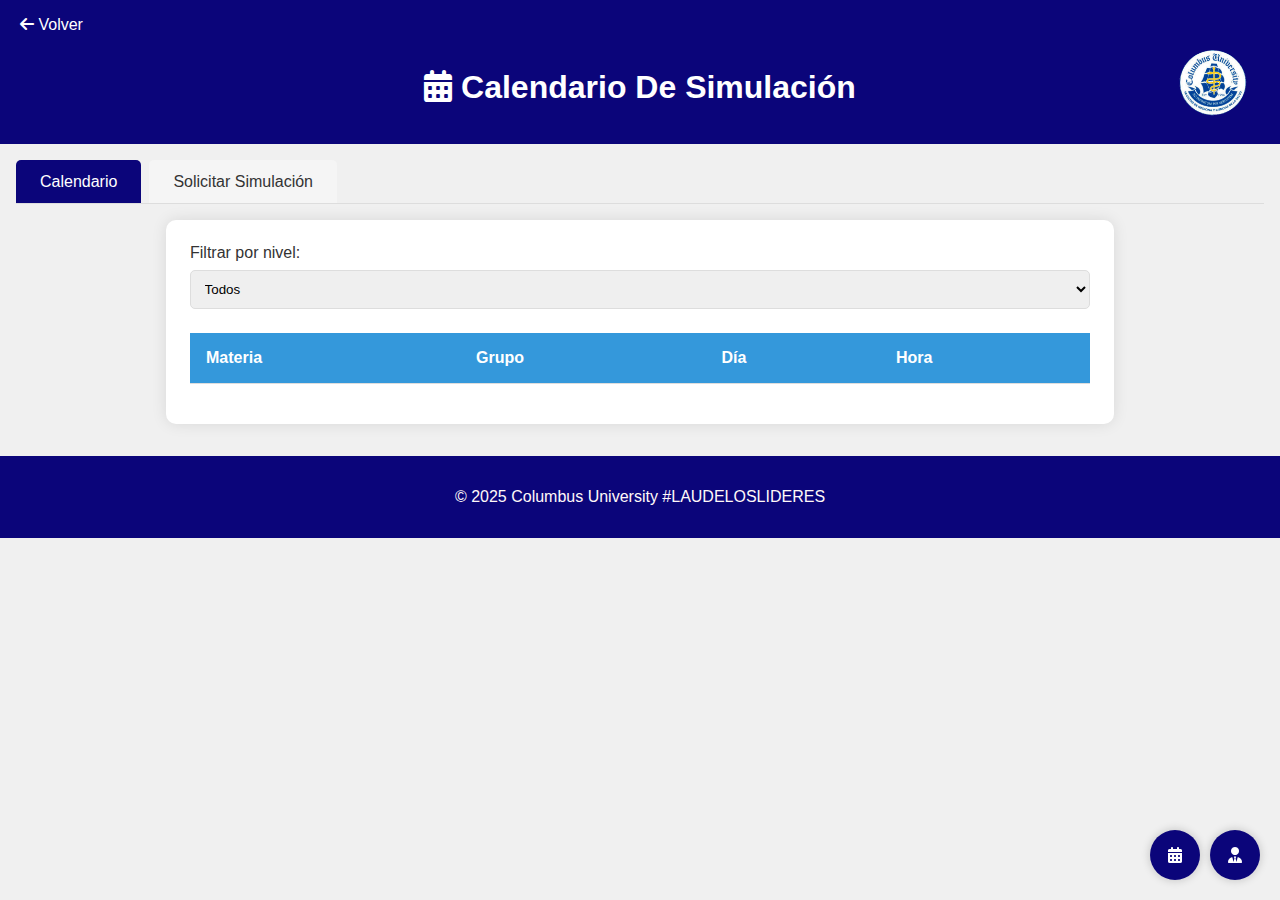
<file: calendario.html>
<!DOCTYPE html>
<html lang="es">
<head>
  <meta charset="UTF-8">
  <meta name="viewport" content="width=device-width, initial-scale=1.0">
  <title>Calendario Universitario</title>
  <!-- Iconos de Font Awesome -->
  <link rel="stylesheet" href="https://cdnjs.cloudflare.com/ajax/libs/font-awesome/6.4.0/css/all.min.css">
  <style>
    /* === ESTILOS GENERALES === */
    body {
      font-family: 'Ariel', sans-serif;
      background: #f0f0f0;
      margin: 0;
      padding: 0;
      color: #333;
      min-height: 100vh;
      display: flex;
      flex-direction: column;
    }

    header {
      background: #0b057a;
      color: white;
      padding: 1rem;
      text-align: center;
    }

    main {
      flex: 1;
      padding: 1rem;
    }

    footer {
      background: #0b057a;
      color: rgb(255, 248, 248);
      text-align: center;
      padding: 1rem;
      margin-top: auto;
    }
    header img {
            width: 70px; /* Tamaño del logo */
            height: auto;
            border-radius: 8px; /* Opcional: bordes redondeados */
            position: absolute; /* Posiciona el logo a la derecha */
            right: 2rem; /* Distancia desde el borde derecho */
            top: 3rem; /* Distancia desde el borde superior */
        }

    /* === CONTENEDORES BLANCOS === */
    .contenedor {
      background: rgb(255, 255, 255);
      border-radius: 10px;
      box-shadow: 0 0 15px rgba(0, 0, 0, 0.1);
      padding: 1.5rem;
      margin: 1rem auto;
      max-width: 900px;
    }

    /* === TABLAS === */
    table {
      width: 100%;
      border-collapse: collapse;
      margin: 1rem 0;
    }

    th, td {
      padding: 1rem;
      text-align: left;
      border-bottom: 1px solid #ddd;
    }

    th {
      background: #3498db;
      color: white;
    }

    tr:hover {
      background: #f5f5f5;
    }

    /* === FORMULARIOS === */
    input, select, textarea, button {
      padding: 0.6rem;
      margin: 0.5rem 0;
      border: 1px solid #ddd;
      border-radius: 5px;
      width: 100%;
      font-family: inherit;
    }

    textarea {
      min-height: 100px;
      resize: vertical;
    }

    button, .btn {
      background: #0b057a;
      color: white;
      border: none;
      cursor: pointer;
      transition: all 0.3s;
      text-align: center;
      display: inline-block;
      padding: 0.8rem 1.5rem;
      font-size: 1rem;
    }

    button:hover, .btn:hover {
      background: #2980b9;
      transform: translateY(-2px);
      box-shadow: 0 5px 10px rgba(0, 0, 0, 0.1);
    }

    /* === ICONOS DE NAVEGACIÓN === */
    .nav-iconos {
      position: fixed;
      bottom: 20px;
      right: 20px;
      display: flex;
      gap: 10px;
      z-index: 1000;
    }

    .nav-iconos .icono {
      background: #0b057a;
      color: white;
      width: 50px;
      height: 50px;
      border-radius: 50%;
      display: flex;
      align-items: center;
      justify-content: center;
      cursor: pointer;
      box-shadow: 0 0 10px rgba(0, 0, 0, 0.2);
      transition: transform 0.3s;
    }

    .nav-iconos .icono:hover {
      transform: scale(1.1);
    }

    /* === MODAL (EDITAR) === */
    .modal {
      display: none;
      position: fixed;
      top: 0;
      left: 0;
      width: 100%;
      height: 100%;
      background: rgba(0, 0, 0, 0.5);
      z-index: 1000;
      justify-content: center;
      align-items: center;
    }

    .modal-contenido {
      background: rgb(255, 255, 255);
      padding: 2rem;
      border-radius: 10px;
      width: 90%;
      max-width: 500px;
      box-shadow: 0 0 20px rgba(0, 0, 0, 0.2);
    }

    .cerrar {
      float: right;
      font-size: 1.5rem;
      cursor: pointer;
    }

    /* === BOTONES DE ACCIÓN === */
    .btn-accion {
      padding: 0.4rem 0.8rem;
      margin: 0 0.2rem;
      border: none;
      border-radius: 5px;
      cursor: pointer;
      transition: all 0.3s;
    }

    .btn-editar {
      background: #030baa;
      color: white;
    }

    .btn-eliminar {
      background: #ee1e06;
      color: white;
    }

    .btn-accion:hover {
      opacity: 0.9;
    }

    /* === FORMULARIO DE SOLICITUD === */
    .form-solicitud {
      max-width: 700px;
      margin: 2rem auto;
    }

    .form-solicitud h2 {
      color: #0b057a;
      text-align: center;
      margin-bottom: 1.5rem;
      border-bottom: 2px solid #0b057a;
      padding-bottom: 0.5rem;
    }

    .form-group {
      margin-bottom: 1.5rem;
    }

    .form-group label {
      display: block;
      margin-bottom: 0.5rem;
      font-weight: bold;
      color: #0b057a;
    }

    .form-header {
      text-align: center;
      margin-bottom: 2rem;
    }

    .form-header i {
      font-size: 3rem;
      color: #0b057a;
      margin-bottom: 1rem;
    }

    .form-footer {
      text-align: center;
      margin-top: 2rem;
    }

    /* === ANIMACIONES === */
    @keyframes fadeIn {
      from { opacity: 0; transform: translateY(10px); }
      to { opacity: 1; transform: translateY(0); }
    }

    .contenedor {
      animation: fadeIn 0.5s ease-out;
    }

    /* === PESTAÑAS === */
    .tabs {
      display: flex;
      margin-bottom: 1rem;
      border-bottom: 1px solid #ddd;
    }

    .tab {
      padding: 0.8rem 1.5rem;
      cursor: pointer;
      background: #f5f5f5;
      margin-right: 0.5rem;
      border-radius: 5px 5px 0 0;
      transition: all 0.3s;
    }

    .tab.active {
      background: #0b057a;
      color: white;
    }

    .tab-content {
      display: none;
    }

    .tab-content.active {
      display: block;
    }
  </style>
</head>
<body>
    <header>
        <a href="index.html" style="position: absolute; left: 20px; color: white; text-decoration: none;">
            <i class="fas fa-arrow-left"></i> Volver
        </a>
    </header>
  <!-- === PÁGINA PÚBLICA === -->
  <div id="pagina-publica">
    <header>
      <h1><i class="fas fa-calendar-alt"></i> Calendario De Simulación</h1>
      <img src="logo.png" alt="Logo">
    </header>

    <main>
      <div class="tabs">
        <div class="tab active" onclick="cambiarTab('calendario')">Calendario</div>
        <div class="tab" onclick="cambiarTab('solicitud')">Solicitar Simulación</div>
      </div>

      <div id="tab-calendario" class="tab-content active">
        <div class="contenedor">
          <div class="filtro">
            <label for="nivel">Filtrar por nivel:</label>
            <select id="nivel">
              <option value="all">Todos</option>
              <option value="V">V</option>
              <option value="VI">VI</option>
              <option value="VII">VII</option>
              <option value="VIII">VIII</option>
              <option value="IX">IX</option>
              <option value="X">X</option>
              <option value="XI">XI</option>
            </select>
          </div>

          <table id="tabla-horarios">
            <thead>
              <tr>
                <th>Materia</th>
                <th>Grupo</th>
                <th>Día</th>
                <th>Hora</th>
              </tr>
            </thead>
            <tbody>
              <!-- Datos cargados con JavaScript -->
            </tbody>
          </table>
        </div>
      </div>

      <div id="tab-solicitud" class="tab-content">
        <div class="contenedor form-solicitud">
          <div class="form-header">
            <i class="fas fa-file-alt"></i>
            <h2>Solicitud de Sesión de Simulación</h2>
            <p>Complete este formulario para solicitar una sesión de simulación para sus estudiantes</p>
          </div>

           <form action="https://formsubmit.co/rodnidaniel21@gmail.com" method="POST" />
            <input type="hidden" name="_subject" value="Nueva solicitud de simulación">
            <input type="hidden" name="_template" value="table">
            <input type="hidden" name="_next" value="https://rodni21-coder.github.io/Introduccion/calendario.html">
            <input type="hidden" name="_captcha" value="false">
             
            <div class="form-group">
              <label for="nombre"><i class="fas fa-user"></i> Nombre del Profesor</label>
              <input type="text" id="nombre" name="nombre" required placeholder="Ingrese su nombre completo">
            </div>

            <div class="form-group">
              <label for="email"><i class="fas fa-envelope"></i> Correo Electrónico</label>
              <input type="email" id="email" name="email" required placeholder="Ingrese su correo institucional">
            </div>

            <div class="form-group">
              <label for="materia"><i class="fas fa-book"></i> Materia</label>
              <input type="text" id="materia" name="materia" required placeholder="Nombre de la materia">
            </div>

            <div class="form-group">
              <label for="tema"><i class="fas fa-lightbulb"></i> Tema Principal</label>
              <input type="text" id="tema" name="tema" required placeholder="Tema que desea simular">
            </div>

            <div class="form-group">
              <label for="nivel"><i class="fas fa-users"></i> Nivel/Grupo</label>
              <select id="nivel-solicitud" name="nivel" required>
                <option value="">Seleccione el nivel</option>
                <option value="V">V</option>
                <option value="VI">VI</option>
                <option value="VII">VII</option>
                <option value="VIII">VIII</option>
                <option value="IX">IX</option>
                <option value="X">X</option>
                <option value="XI">XI</option>
              </select>
            </div>

            <div class="form-group">
              <label for="objetivo"><i class="fas fa-bullseye"></i> Objetivo de la Simulación</label>
              <textarea id="objetivo" name="objetivo" required placeholder="Describa los objetivos de aprendizaje que espera alcanzar con esta simulación"></textarea>
            </div>

            <div class="form-group">
              <label for="contacto"><i class="fas fa-phone"></i> Teléfono de Contacto</label>
              <input type="tel" id="contacto" name="contacto" required placeholder="Número donde podemos contactarle">
            </div>

            <div class="form-group">
              <label for="fecha-preferencia"><i class="fas fa-calendar-day"></i> Fechas Preferidas</label>
              <input type="text" id="fecha-preferencia" name="fecha-preferencia" placeholder="Indique fechas preferidas para la simulación">
            </div>

            <div class="form-footer">
              <button type="submit"><i class="fas fa-paper-plane"></i> Enviar Solicitud</button>
            </div>
          </form>
        </div>
      </div>
    </main>

    <footer>
      <p>© 2025 Columbus University #LAUDELOSLIDERES</p>
    </footer>
  </div>

  <!-- === PÁGINA DE ADMINISTRACIÓN === -->
  <div id="pagina-admin" style="display: none;">
    <header>
      <h1><i class="fas fa-user-shield"></i> Administración</h1>
    </header>

    <main>
      <div class="contenedor" id="login-form">
        <h2><i class="fas fa-lock"></i> Acceso Administrativo</h2>
        <input type="password" id="password" placeholder="Contraseña">
        <button onclick="verificarPassword()">Ingresar</button>
      </div>

      <div class="contenedor" id="registro-form" style="display: none;">
        <h2><i class="fas fa-plus-circle"></i> Registrar Nuevo Horario</h2>
        <form id="formulario-registro">
          <input type="text" id="materia" placeholder="Materia" required>
          <select id="grupo" required>
            <option value="">Seleccione el grupo</option>
            <option value="V">V</option>
            <option value="VI">VI</option>
            <option value="VII">VII</option>
            <option value="VIII">VIII</option>
            <option value="IX">IX</option>
            <option value="X">X</option>
            <option value="XI">XI</option>
          </select>
          <input type="text" id="dia" placeholder="Día (Ej:dia/mes)" required>
          <input type="text" id="hora" placeholder="Hora (Ej: 8:00 AM)" required>
          <button type="submit"><i class="fas fa-save"></i> Guardar</button>
        </form>

        <h2 style="margin-top: 2rem;"><i class="fas fa-list"></i> Horarios Registrados</h2>
        <table id="admin-tabla">
          <thead>
            <tr>
              <th>Materia</th>
              <th>Grupo</th>
              <th>Día</th>
              <th>Hora</th>
              <th>Acciones</th>
            </tr>
          </thead>
          <tbody id="admin-tbody">
            <!-- Datos cargados con JavaScript -->
          </tbody>
        </table>
      </div>
    </main>

    <!-- Modal para Editar -->
    <div id="modal-editar" class="modal">
      <div class="modal-contenido">
        <span class="cerrar">&times;</span>
        <h3><i class="fas fa-edit"></i> Editar Horario</h3>
        <form id="form-editar">
          <input type="hidden" id="edit-id">
          <input type="text" id="edit-materia" placeholder="Materia" required>
          <select id="edit-grupo" required>
            <option value="V">V</option>
            <option value="VI">VI</option>
            <option value="VII">VII</option>
            <option value="VIII">VIII</option>
            <option value="IX">IX</option>
            <option value="X">X</option>
            <option value="XI">XI</option>
          </select>
          <input type="text" id="edit-dia" placeholder="Día" required>
          <input type="text" id="edit-hora" placeholder="Hora" required>
          <button type="submit"><i class="fas fa-save"></i> Guardar Cambios</button>
        </form>
      </div>
    </div>

    <footer>
      <p>© 2025 Columbus University #LAUDELOSLIDERES</p>
    </footer>
  </div>

  <!-- === ICONOS DE NAVEGACIÓN === -->
  <div class="nav-iconos">
    <div class="icono" onclick="cambiarPagina('publica')" title="Calendario">
      <i class="fas fa-calendar-alt"></i>
    </div>
    <div class="icono" onclick="cambiarPagina('admin')" title="Administración">
      <i class="fas fa-user-tie"></i>
    </div>
  </div>

  <script>
    // === DATOS INICIALES ===
    let horarios = JSON.parse(localStorage.getItem('horarios')) || [];

    // === PÁGINA PÚBLICA ===
    if (document.getElementById('tabla-horarios')) {
      function cargarHorarios(nivel = 'all') {
        const tbody = document.querySelector('#tabla-horarios tbody');
        tbody.innerHTML = '';
        const filtrados = nivel === 'all' 
          ? horarios 
          : horarios.filter(h => h.grupo === nivel);

        filtrados.forEach(h => {
          const tr = document.createElement('tr');
          tr.innerHTML = `
            <td>${h.materia}</td>
            <td>${h.grupo}</td>
            <td>${h.dia}</td>
            <td>${h.hora}</td>
          `;
          tbody.appendChild(tr);
        });
      }

      document.getElementById('nivel').addEventListener('change', (e) => {
        cargarHorarios(e.target.value);
      });

      function cambiarTab(tabId) {
        // Ocultar todos los contenidos de pestaña
        document.querySelectorAll('.tab-content').forEach(content => {
          content.classList.remove('active');
        });
        
        // Mostrar el contenido de la pestaña seleccionada
        document.getElementById(`tab-${tabId}`).classList.add('active');
        
        // Actualizar el estado activo de las pestañas
        document.querySelectorAll('.tab').forEach(tab => {
          tab.classList.remove('active');
        });
        
        // Activar la pestaña clickeada
        event.currentTarget.classList.add('active');
      }

      cargarHorarios();
    }

    // === PÁGINA DE ADMINISTRACIÓN ===
    if (document.getElementById('admin-tabla')) {
      const modal = document.getElementById('modal-editar');
      const formEditar = document.getElementById('form-editar');

      function cargarHorariosAdmin() {
        const tbody = document.getElementById('admin-tbody');
        tbody.innerHTML = '';
        horarios.forEach((horario, index) => {
          const tr = document.createElement('tr');
          tr.innerHTML = `
            <td>${horario.materia}</td>
            <td>${horario.grupo}</td>
            <td>${horario.dia}</td>
            <td>${horario.hora}</td>
            <td>
              <button class="btn-accion btn-editar" data-id="${index}">
                <i class="fas fa-edit"></i> Editar
              </button>
              <button class="btn-accion btn-eliminar" data-id="${index}">
                <i class="fas fa-trash"></i> Eliminar
              </button>
            </td>
          `;
          tbody.appendChild(tr);
        });

        document.querySelectorAll('.btn-editar').forEach(btn => {
          btn.addEventListener('click', abrirModalEditar);
        });
        document.querySelectorAll('.btn-eliminar').forEach(btn => {
          btn.addEventListener('click', eliminarHorario);
        });
      }

      function abrirModalEditar(e) {
        const id = e.target.closest('button').getAttribute('data-id');
        const horario = horarios[id];
        document.getElementById('edit-id').value = id;
        document.getElementById('edit-materia').value = horario.materia;
        document.getElementById('edit-grupo').value = horario.grupo;
        document.getElementById('edit-dia').value = horario.dia;
        document.getElementById('edit-hora').value = horario.hora;
        modal.style.display = 'flex';
      }

      document.querySelector('.cerrar').addEventListener('click', () => {
        modal.style.display = 'none';
      });

      formEditar.addEventListener('submit', (e) => {
        e.preventDefault();
        const id = document.getElementById('edit-id').value;
        horarios[id] = {
          materia: document.getElementById('edit-materia').value,
          grupo: document.getElementById('edit-grupo').value,
          dia: document.getElementById('edit-dia').value,
          hora: document.getElementById('edit-hora').value,
        };
        localStorage.setItem('horarios', JSON.stringify(horarios));
        modal.style.display = 'none';
        cargarHorariosAdmin();
      });

      function eliminarHorario(e) {
        if (confirm('¿Eliminar este horario?')) {
          const id = e.target.closest('button').getAttribute('data-id');
          horarios.splice(id, 1);
          localStorage.setItem('horarios', JSON.stringify(horarios));
          cargarHorariosAdmin();
        }
      }

      function verificarPassword() {
        const password = document.getElementById('password').value;
        if (password === "admin123") {
          document.getElementById('login-form').style.display = 'none';
          document.getElementById('registro-form').style.display = 'block';
          cargarHorariosAdmin();
        } else {
          alert('Contraseña incorrecta');
        }
      }

      document.getElementById('formulario-registro').addEventListener('submit', (e) => {
        e.preventDefault();
        const materia = document.getElementById('materia').value;
        const grupo = document.getElementById('grupo').value;
        const dia = document.getElementById('dia').value;
        const hora = document.getElementById('hora').value;

        horarios.push({ materia, grupo, dia, hora });
        localStorage.setItem('horarios', JSON.stringify(horarios));

        const button = e.target.querySelector('button');
        button.innerHTML = '<i class="fas fa-check"></i> Guardado';
        setTimeout(() => {
          button.innerHTML = '<i class="fas fa-save"></i> Guardar';
        }, 1000);

        e.target.reset();
        cargarHorariosAdmin();
      });
    }

    // === CAMBIAR ENTRE PÁGINAS ===
    function cambiarPagina(pagina) {
      if (pagina === 'publica') {
        document.getElementById('pagina-publica').style.display = 'block';
        document.getElementById('pagina-admin').style.display = 'none';
      } else {
        document.getElementById('pagina-publica').style.display = 'none';
        document.getElementById('pagina-admin').style.display = 'block';
      }
    }
  </script>
</body>
</html>
</file>
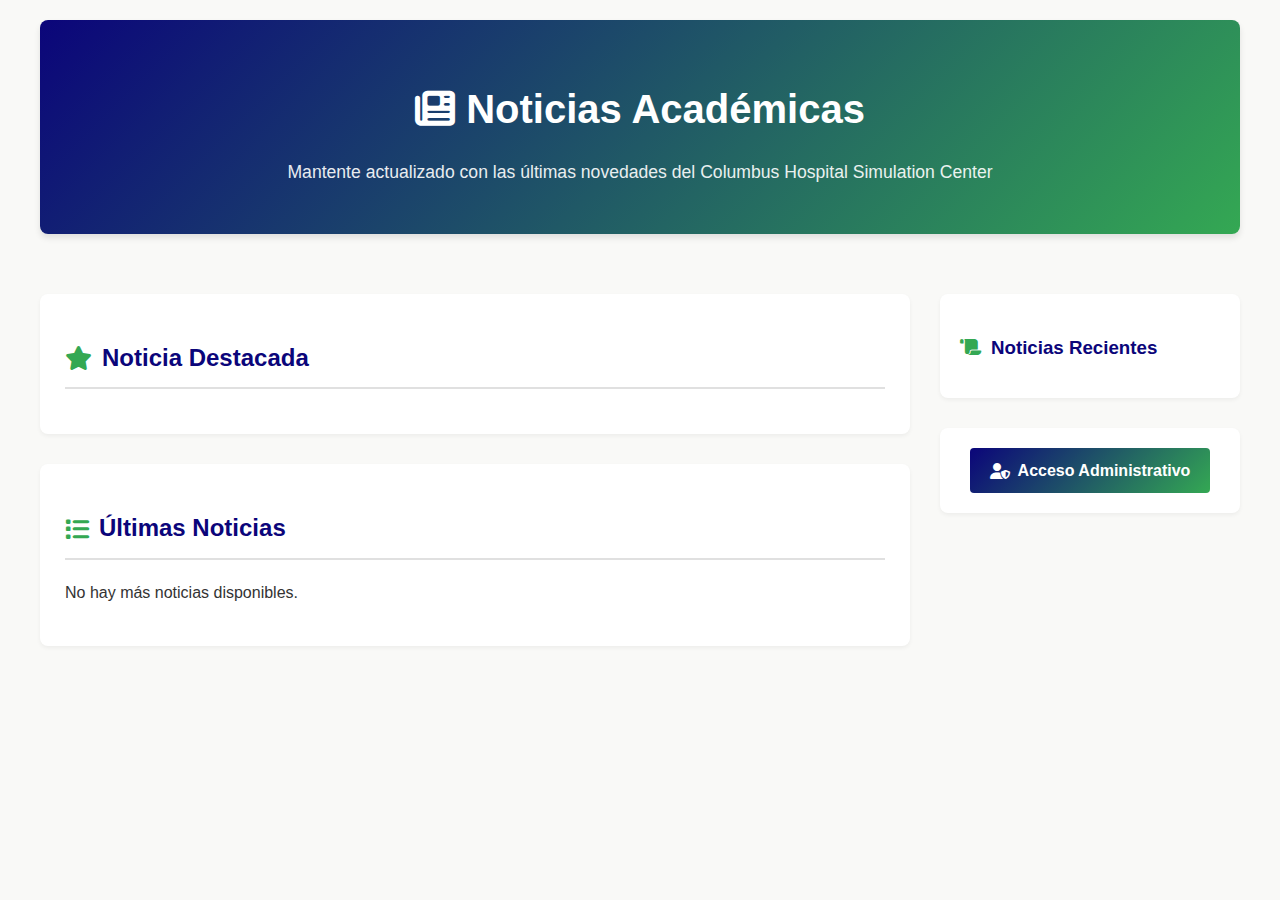
<file: noticias.html>
<!DOCTYPE html>
<html lang="es">
<head>
    <meta charset="UTF-8">
    <meta name="viewport" content="width=device-width, initial-scale=1.0">
        <link rel="Website icon" type="png"
    href="logo.png">
    <title>Noticias Académicas - Columbus Hospital</title>
    <link rel="stylesheet" href="https://cdnjs.cloudflare.com/ajax/libs/font-awesome/6.4.0/css/all.min.css">
    <link rel="stylesheet" href="https://cdnjs.cloudflare.com/ajax/libs/animate.css/4.1.1/animate.min.css">
    <style>
        :root {
            --primary-color: #0b057a;
            --secondary-color: #34a853;
            --accent-color: #3498db;
            --light-color: #f8f9fa;
            --dark-color: #343a40;
            --text-color: #333;
            --border-color: #e0e0e0;
        }
        
        body {
            font-family: 'Segoe UI', Tahoma, Geneva, Verdana, sans-serif;
            margin: 0;
            padding: 0;
            background-color: #f9f9f7;
            background-image: url('https://www.transparenttextures.com/patterns/cream-paper.png');
            color: var(--text-color);
            line-height: 1.6;
        }
        
        .container {
            display: grid;
            grid-template-columns: 1fr 300px;
            gap: 30px;
            max-width: 1200px;
            margin: 0 auto;
            padding: 20px;
        }
        
        .main-header {
            grid-column: 1 / -1;
            text-align: center;
            padding: 30px 0;
            background: linear-gradient(135deg, var(--primary-color), var(--secondary-color));
            color: white;
            border-radius: 8px;
            margin-bottom: 30px;
            box-shadow: 0 4px 6px rgba(0, 0, 0, 0.1);
        }
        
        .main-header h1 {
            font-size: 2.5rem;
            margin-bottom: 10px;
        }
        
        .main-header p {
            font-size: 1.1rem;
            opacity: 0.9;
        }
        
        .featured-news {
            background: white;
            border-radius: 8px;
            box-shadow: 0 2px 4px rgba(0, 0, 0, 0.05);
            padding: 25px;
            margin-bottom: 30px;
        }
        
        .featured-news h2 {
            color: var(--primary-color);
            border-bottom: 2px solid var(--border-color);
            padding-bottom: 10px;
            margin-bottom: 20px;
            display: flex;
            align-items: center;
        }
        
        .featured-news h2 i {
            margin-right: 10px;
            color: var(--secondary-color);
        }
        
        .news-article {
            margin-bottom: 30px;
            border-bottom: 1px solid var(--border-color);
            padding-bottom: 20px;
        }
        
        .news-article:last-child {
            border-bottom: none;
        }
        
        .article-header {
            display: flex;
            align-items: flex-start;
            margin-bottom: 15px;
        }
        
        .article-image {
            width: 200px;
            height: 150px;
            object-fit: cover;
            border-radius: 6px;
            margin-right: 20px;
            box-shadow: 0 2px 4px rgba(0, 0, 0, 0.1);
        }
        
        .article-title {
            font-size: 1.5rem;
            color: var(--primary-color);
            margin-bottom: 10px;
        }
        
        .article-meta {
            display: flex;
            align-items: center;
            margin-bottom: 10px;
            font-size: 0.9rem;
            color: #666;
        }
        
        .article-date {
            margin-right: 15px;
        }
        
        .article-category {
            background-color: var(--secondary-color);
            color: white;
            padding: 3px 8px;
            border-radius: 4px;
            font-size: 0.8rem;
        }
        
        .article-excerpt {
            margin-bottom: 15px;
            color: var(--text-color);
        }
        
        .read-more {
            display: inline-block;
            color: var(--accent-color);
            font-weight: 600;
            text-decoration: none;
            transition: color 0.3s;
        }
        
        .read-more:hover {
            color: var(--primary-color);
            text-decoration: underline;
        }
        
        .sidebar {
            position: sticky;
            top: 20px;
            height: fit-content;
        }
        
        .news-ticker {
            background: white;
            border-radius: 8px;
            box-shadow: 0 2px 4px rgba(0, 0, 0, 0.05);
            padding: 20px;
            margin-bottom: 30px;
            max-height: 600px;
            overflow-y: auto;
        }
        
        .news-ticker h3 {
            color: var(--primary-color);
            margin-bottom: 15px;
            display: flex;
            align-items: center;
        }
        
        .news-ticker h3 i {
            margin-right: 10px;
            color: var(--secondary-color);
        }
        
        .ticker-item {
            display: flex;
            margin-bottom: 15px;
            padding-bottom: 15px;
            border-bottom: 1px dashed var(--border-color);
        }
        
        .ticker-item:last-child {
            border-bottom: none;
            margin-bottom: 0;
            padding-bottom: 0;
        }
        
        .ticker-image {
            width: 80px;
            height: 60px;
            object-fit: cover;
            border-radius: 4px;
            margin-right: 10px;
        }
        
        .ticker-content {
            flex: 1;
        }
        
        .ticker-title {
            font-size: 0.9rem;
            font-weight: 600;
            margin-bottom: 5px;
            color: var(--primary-color);
        }
        
        .ticker-date {
            font-size: 0.8rem;
            color: #666;
        }
        
        .admin-access {
            background: white;
            border-radius: 8px;
            box-shadow: 0 2px 4px rgba(0, 0, 0, 0.05);
            padding: 20px;
            text-align: center;
        }
        
        .admin-btn {
            display: inline-flex;
            align-items: center;
            background: linear-gradient(135deg, var(--primary-color), var(--secondary-color));
            color: white;
            padding: 10px 20px;
            border-radius: 4px;
            text-decoration: none;
            font-weight: 600;
            transition: transform 0.3s, box-shadow 0.3s;
        }
        
        .admin-btn:hover {
            transform: translateY(-2px);
            box-shadow: 0 4px 8px rgba(0, 0, 0, 0.1);
        }
        
        .admin-btn i {
            margin-right: 8px;
        }
        
        @media (max-width: 768px) {
            .container {
                grid-template-columns: 1fr;
            }
            
            .article-header {
                flex-direction: column;
            }
            
            .article-image {
                width: 100%;
                height: 200px;
                margin-right: 0;
                margin-bottom: 15px;
            }
        }
    </style>
</head>
<body>
    <div class="container">
        <header class="main-header animate__animated animate__fadeIn">
            <h1><i class="fas fa-newspaper"></i> Noticias Académicas</h1>
            <p>Mantente actualizado con las últimas novedades del Columbus Hospital Simulation Center</p>
        </header>
        
        <main>
            <section class="featured-news animate__animated animate__fadeInLeft">
                <h2><i class="fas fa-star"></i> Noticia Destacada</h2>
                <div id="featuredArticle">
                    <!-- Noticia destacada se cargará aquí -->
                </div>
            </section>
            
            <section class="featured-news animate__animated animate__fadeInLeft">
                <h2><i class="fas fa-list"></i> Últimas Noticias</h2>
                <div id="newsArticles">
                    <!-- Lista de noticias se cargará aquí -->
                </div>
            </section>
        </main>
        
        <aside class="sidebar">
            <div class="news-ticker animate__animated animate__fadeInRight">
                <h3><i class="fas fa-scroll"></i> Noticias Recientes</h3>
                <div id="newsTicker">
                    <!-- Ticker de noticias se cargará aquí -->
                </div>
            </div>
            
            <div class="admin-access animate__animated animate__fadeInRight">
                <a href="admin.html" class="admin-btn">
                    <i class="fas fa-user-shield"></i> Acceso Administrativo
                </a>
            </div>
        </aside>
    </div>

    <script>
        document.addEventListener('DOMContentLoaded', function() {
            // Cargar noticias desde localStorage
            const news = JSON.parse(localStorage.getItem('columbus_news')) || [];
            
            // Mostrar noticia destacada (la más reciente)
            if (news.length > 0) {
                const featured = news[0];
                const featuredArticle = document.getElementById('featuredArticle');
                
                featuredArticle.innerHTML = `
                    <article class="news-article">
                        <div class="article-header">
                            ${featured.image ? `<img src="${featured.image}" class="article-image" alt="${featured.title}">` : ''}
                            <div>
                                <h3 class="article-title">${featured.title}</h3>
                                <div class="article-meta">
                                    <span class="article-date"><i class="far fa-calendar-alt"></i> ${formatDate(featured.date)}</span>
                                    <span class="article-category">${featured.category || 'General'}</span>
                                </div>
                            </div>
                        </div>
                        <p class="article-excerpt">${featured.content.substring(0, 200)}...</p>
                        <div>
                            ${featured.links ? createLinks(featured.links) : ''}
                            <a href="#" class="read-more">Leer más <i class="fas fa-arrow-right"></i></a>
                        </div>
                    </article>
                `;
            }
            
            // Mostrar lista de noticias
            const newsArticles = document.getElementById('newsArticles');
            
            if (news.length > 1) {
                news.slice(1).forEach(item => {
                    const article = document.createElement('article');
                    article.className = 'news-article';
                    article.innerHTML = `
                        <div class="article-header">
                            ${item.image ? `<img src="${item.image}" class="article-image" alt="${item.title}">` : ''}
                            <div>
                                <h3 class="article-title">${item.title}</h3>
                                <div class="article-meta">
                                    <span class="article-date"><i class="far fa-calendar-alt"></i> ${formatDate(item.date)}</span>
                                    <span class="article-category">${item.category || 'General'}</span>
                                </div>
                            </div>
                        </div>
                        <p class="article-excerpt">${item.content.substring(0, 150)}...</p>
                        <div>
                            ${item.links ? createLinks(item.links) : ''}
                            <a href="#" class="read-more">Leer más <i class="fas fa-arrow-right"></i></a>
                        </div>
                    `;
                    newsArticles.appendChild(article);
                });
            } else {
                newsArticles.innerHTML = '<p>No hay más noticias disponibles.</p>';
            }
            
            // Mostrar ticker de noticias
            const newsTicker = document.getElementById('newsTicker');
            
            news.forEach(item => {
                const tickerItem = document.createElement('div');
                tickerItem.className = 'ticker-item';
                tickerItem.innerHTML = `
                    ${item.image ? `<img src="${item.image}" class="ticker-image" alt="${item.title}">` : ''}
                    <div class="ticker-content">
                        <h4 class="ticker-title">${item.title}</h4>
                        <div class="ticker-date"><i class="far fa-calendar-alt"></i> ${formatDate(item.date)}</div>
                    </div>
                `;
                newsTicker.appendChild(tickerItem);
            });
            
            // Función para formatear fecha
            function formatDate(dateString) {
                const options = { year: 'numeric', month: 'long', day: 'numeric' };
                return new Date(dateString).toLocaleDateString('es-ES', options);
            }
            
            // Función para crear enlaces
            function createLinks(links) {
                if (!links) return '';
                
                const linksArray = links.split(',');
                let html = '';
                
                linksArray.forEach(link => {
                    const trimmedLink = link.trim();
                    if (trimmedLink) {
                        html += `<a href="${trimmedLink}" target="_blank" class="read-more" style="margin-right: 10px;"><i class="fas fa-external-link-alt"></i> ${new URL(trimmedLink).hostname}</a>`;
                    }
                });
                
                return html;
            }
        });
    </script>
</body>
</html>
</file>
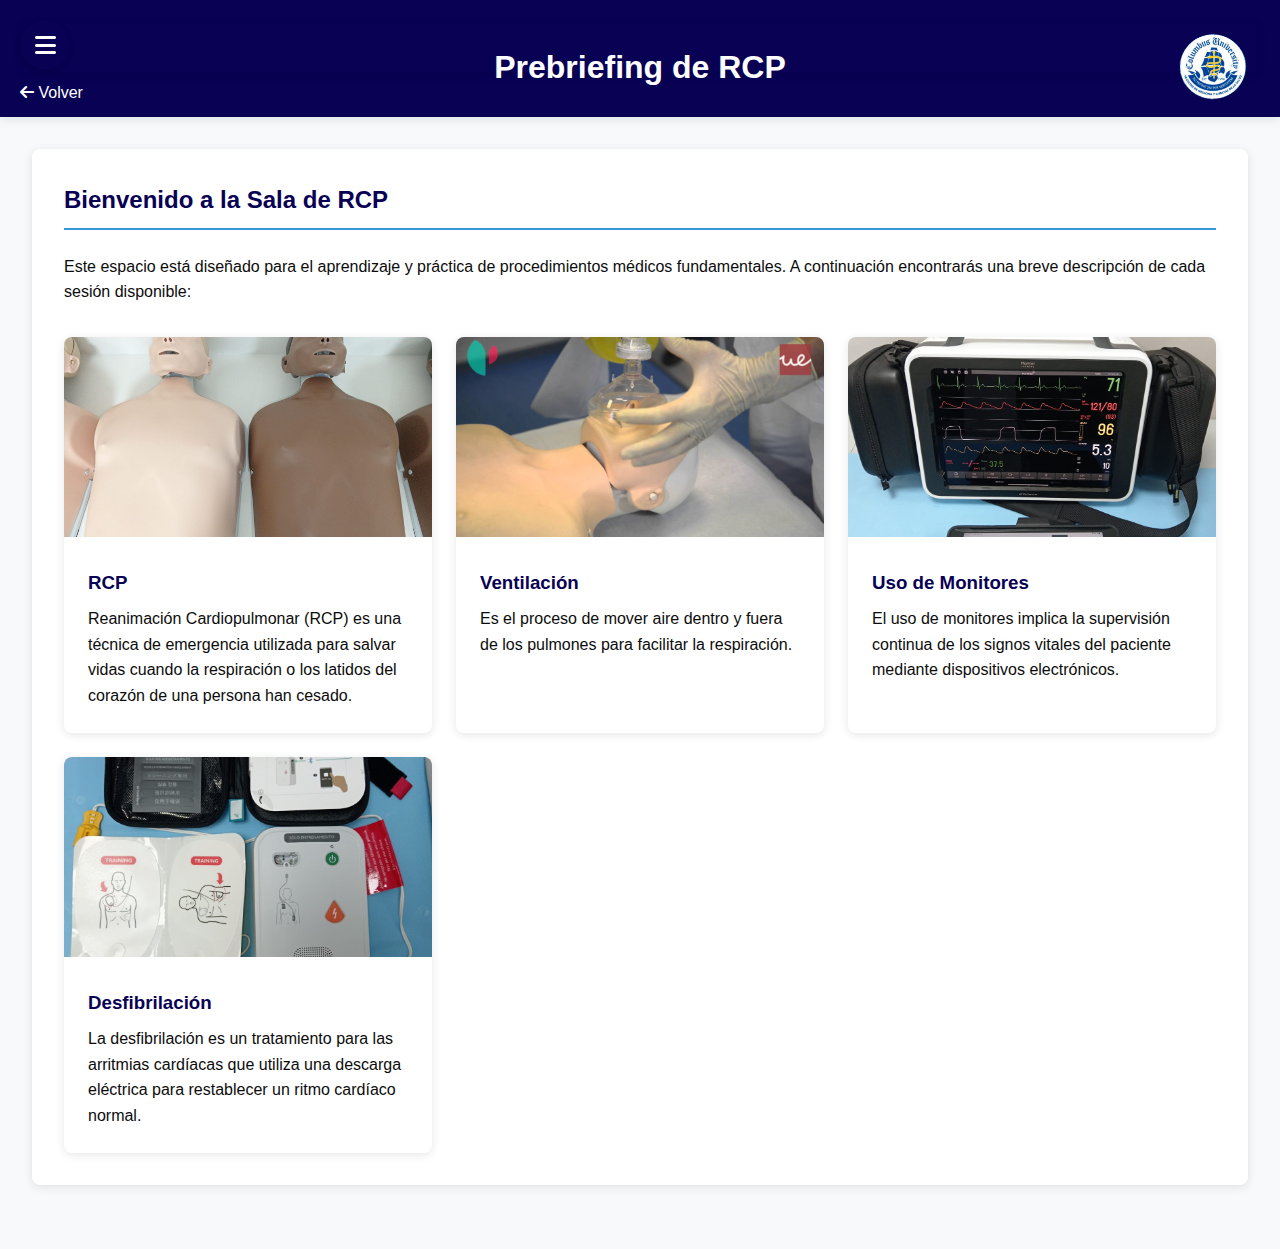
<file: Prebiefing de rcp.html>
<!DOCTYPE html>
<html lang="es">
<head>
  <meta charset="UTF-8">
  <meta name="viewport" content="width=device-width, initial-scale=1.0">
  <title>Prebriefing de RCP</title>
  <link rel="stylesheet" href="https://cdnjs.cloudflare.com/ajax/libs/font-awesome/6.4.0/css/all.min.css">
  <style>
    /* === ESTILOS GENERALES === */
    :root {
      --color-primario: #080154;
      --color-secundario: #3498db;
      --color-fondo: #f8f9fa;
      --color-texto: #0c0c0c;
      --color-blanco: #fff;
    }

    * {
      margin: 0;
      padding: 0;
      box-sizing: border-box;
    }

    body {
      font-family: 'Segoe UI', Tahoma, Geneva, Verdana, sans-serif;
      background-color: var(--color-fondo);
      color: var(--color-texto);
      line-height: 1.6;
    }
    header img {
            width: 70px; /* Tamaño del logo */
            height: auto;
            border-radius: 8px; /* Opcional: bordes redondeados */
            position: absolute; /* Posiciona el logo a la derecha */
            right: 2rem; /* Distancia desde el borde derecho */
            top: 2rem; /* Distancia desde el borde superior */
        }


    /* === CABECERA === */
    header {
      background-color: var(--color-primario);
      color: var(--color-blanco);
      padding: 1.5rem;
      text-align: center;
      box-shadow: 0 2px 10px rgba(0, 0, 0, 0.1);
    }

    header h1 {
      font-size: 2rem;
      text-align: center;
      margin-top: -30px;
    }

    /* === CONTENEDOR PRINCIPAL === */
    .contenedor {
      display: flex;
      min-height: calc(100vh - 80px);
    }

    /* === MENÚ LATERAL === */
    .menu-lateral {
      width: 300px;
      background-color: var(--color-primario);
      color: var(--color-blanco);
      transform: translateX(-100%);
      transition: transform 0.3s ease;
      position: fixed;
      height: 100%;
      z-index: 100;
      overflow-y: auto;
    }

    .menu-lateral.activo {
      transform: translateX(0);
    }

    .menu-lateral h2 {
      padding: 1rem;
      background-color: rgba(0, 0, 0, 0.2);
      text-align: center;
    }

    .menu-lateral ul {
      list-style: none;
    }

    .menu-lateral li {
      border-bottom: 1px solid rgba(255, 255, 255, 0.1);
    }

    .menu-lateral a {
      display: block;
      color: var(--color-blanco);
      padding: 1rem;
      text-decoration: none;
      transition: background 0.3s;
    }

    .menu-lateral a:hover {
      background-color: var(--color-secundario);
    }

    .menu-lateral a i {
      margin-right: 10px;
    }

    /* === BOTÓN MENÚ === */
    .btn-menu {
      position: fixed;
      top: 20px;
      left: 20px;
      background-color: var(--color-primario);
      color: var(--color-blanco);
      border: none;
      border-radius: 50%;
      width: 50px;
      height: 50px;
      font-size: 1.5rem;
      cursor: pointer;
      z-index: 101;
      box-shadow: 0 2px 5px rgba(0, 0, 0, 0.2);
      display: flex;
      align-items: center;
      justify-content: center;
    }

    /* === CONTENIDO PRINCIPAL === */
    .contenido-principal {
      flex: 1;
      padding: 2rem;
      margin-left: 0;
      transition: margin-left 0.3s ease;
    }

    .contenido-principal.desplazado {
      margin-left: 300px;
    }

    /* === INTRODUCCIÓN === */
    .introduccion {
      background-color: var(--color-blanco);
      padding: 2rem;
      border-radius: 8px;
      box-shadow: 0 2px 10px rgba(0, 0, 0, 0.1);
      margin-bottom: 2rem;
    }

    .introduccion h2 {
      color: var(--color-primario);
      margin-bottom: 1rem;
    }

    /* === TARJETAS DE SECCIONES === */
    .secciones {
      display: grid;
      grid-template-columns: repeat(auto-fill, minmax(300px, 1fr));
      gap: 1.5rem;
      margin-top: 2rem;
    }

    .tarjeta {
      background-color: var(--color-blanco);
      border-radius: 8px;
      overflow: hidden;
      box-shadow: 0 2px 10px rgba(0, 0, 0, 0.1);
      transition: transform 0.3s;
    }

    .tarjeta:hover {
      transform: translateY(-5px);
    }

    .tarjeta img {
      width: 100%;
      height: 200px;
      object-fit: cover;
    }

    .tarjeta-contenido {
      padding: 1.5rem;
    }

    .tarjeta h3 {
      color: var(--color-primario);
      margin-bottom: 0.5rem;
    }

    /* === SECCIONES DE CONTENIDO === */
    .seccion-contenido {
      background-color: var(--color-blanco);
      padding: 2rem;
      border-radius: 8px;
      box-shadow: 0 2px 10px rgba(0, 0, 0, 0.1);
      margin-bottom: 2rem;
      display: none;
    }

    .seccion-contenido.activo {
      display: block;
      animation: fadeIn 0.5s ease-out;
    }

    .seccion-contenido h2 {
      color: var(--color-primario);
      margin-bottom: 1.5rem;
      border-bottom: 2px solid var(--color-secundario);
      padding-bottom: 0.5rem;
    }

    .video-contenedor {
      position: relative;
      padding-bottom: 56.25%; /* 16:9 */
      height: 0;
      margin: 2rem 0;
      overflow: hidden;
    }

    .video-contenedor iframe {
      position: absolute;
      top: 0;
      left: 0;
      width: 100%;
      height: 100%;
      border: none;
      border-radius: 8px;
    }

    /* === ANIMACIONES === */
    @keyframes fadeIn {
      from { opacity: 0; transform: translateY(10px); }
      to { opacity: 1; transform: translateY(0); }
    }

    /* === RESPONSIVE === */
    @media (max-width: 768px) {
      .contenido-principal.desplazado {
        margin-left: 0;
      }
      
      .menu-lateral {
        width: 250px;
      }
      
      .secciones {
        grid-template-columns: 1fr;
      }
    }
  </style>
</head>
<body>
  <!-- Cabecera -->
  <header>
    <header>
        <a href="index.html" style="position: absolute; left: 20px; top: 5rem; color: white; text-decoration: none;">
            <i class="fas fa-arrow-left"></i> Volver
        </a>
    </header>
    <h1>Prebriefing de RCP</h1>
    <img src="logo.png" alt="Logo">
  </header>

  <!-- Botón para abrir/cerrar menú -->
  <button class="btn-menu" id="btnMenu">
    <i class="fas fa-bars"></i>
  </button>

  <!-- Menú lateral -->
  <nav class="menu-lateral" id="menuLateral">
    <h2><i class="fas fa-book-medical"></i> Secciones</h2>
    <ul>
      <li><a href="#" data-seccion="introduccion"><i class="fas fa-home"></i> Inicio</a></li>
      <li><a href="#" data-seccion="rcp"><i class="fas fa-heartbeat"></i> RCP</a></li>
      <li><a href="#" data-seccion="Ventilacion"><i class="fas fa-lungs"></i> Ventilación</a></li>
      <li><a href="#" data-seccion="Uso de monitores"><i class="fas fa-tv"></i> Uso de Monitores</a></li>
      <li><a href="#" data-seccion="desfibrilación"><i class="fas fa-bolt"></i> Desfibrilación</a></li>
    </ul>
  </nav>

  <!-- Contenido principal -->
  <main class="contenido-principal" id="contenidoPrincipal">
    <!-- Sección de introducción -->
    <section class="introduccion seccion-contenido activo" id="introduccion">
      <h2>Bienvenido a la Sala de RCP</h2>
      <p>Este espacio está diseñado para el aprendizaje y práctica de procedimientos médicos fundamentales. A continuación encontrarás una breve descripción de cada sesión disponible:</p>
      
      <div class="secciones">
        <!-- Tarjeta RCP -->
        <div class="tarjeta">
          <img src="RCP.jpeg" alt="rcp">
          <div class="tarjeta-contenido">
            <h3>RCP</h3>
            <p>Reanimación Cardiopulmonar (RCP) es una técnica de emergencia utilizada para salvar vidas cuando la respiración o los latidos del corazón de una persona han cesado.</p>
          </div>
        </div>
        
        <!-- Tarjeta ventilicacion -->
        <div class="tarjeta">
          <img src="VENTILACION.png" alt="Ventilacion">
          <div class="tarjeta-contenido">
            <h3>Ventilación</h3>
            <p>Es el proceso de mover aire dentro y fuera de los pulmones para facilitar la respiración.</p>
          </div>
        </div>
        
        <!-- Tarjeta Venopunciones -->
        <div class="tarjeta">
          <img src="SIGNOS.jpeg" alt="Uso de Monitores">
          <div class="tarjeta-contenido">
            <h3>Uso de Monitores</h3>
            <p>El uso de monitores implica la supervisión continua de los signos vitales del paciente mediante dispositivos electrónicos.</p>
          </div>
        </div>
        
        <!-- Tarjeta Auscultación -->
        <div class="tarjeta">
          <img src="DESFIBRILACION.jpeg" alt="Desfibrilación">
          <div class="tarjeta-contenido">
            <h3>Desfibrilación</h3>
            <p>La desfibrilación es un tratamiento para las arritmias cardíacas que utiliza una descarga eléctrica para restablecer un ritmo cardíaco normal.</p>
          </div>
        </div>
      </div>
    </section>

    <!-- Sección Flebotomía -->
    <section class="seccion-contenido" id="rcp">
      <h2><i class="fas fa-heartbeat"></i> RCP</h2>
      <p><strong>Prebriefing:</strong> En esta sesión aprenderás la técnica adecuada para la extracción de muestras sanguíneas.</p>
      <p><strong>objetivos:</strong> </p>
      <ul>
        <li>Identificación correcta del paciente</li>
        <li>Preparación del material estéril</li>
        <li>Selección del sitio de punción</li>
        <li>Técnica de venopunción</li>
        <li>Manejo post-procedimiento</li>
      </ul>
      
      <div class="video-contenedor">
        <!-- Reemplaza con tu video real -->
        <iframe src="https://www.youtube.com/embed/VIDEO_ID_FLEBOTOMIA" frameborder="0" allow="accelerometer; autoplay; clipboard-write; encrypted-media; gyroscope; picture-in-picture" allowfullscreen></iframe>
      </div>
    </section>

    <!-- Sección Sutura -->
    <section class="seccion-contenido" id="Ventilacion">
      <h2><i class="fas fa-lungs"></i> Ventilación</h2>
      <p><strong>Prebriefing:</strong> Esta sesión cubre las técnicas básicas de sutura quirúrgica:</p>
      <ul>
        <li>Tipos de suturas y materiales</li>
        <li>Técnicas de sutura básicas (simple, continua, colchonero)</li>
        <li>Principios de aproximación tisular</li>
        <li>Nudos quirúrgicos</li>
        <li>Cuidados post-sutura</li>
      </ul>
      
      <div class="video-contenedor">
        <iframe src="https://www.youtube.com/embed/VIDEO_ID_SUTURA" frameborder="0" allowfullscreen></iframe>
      </div>
    </section>

    <!-- Sección Venopunciones -->
    <section class="seccion-contenido" id="Uso de monitores">
      <h2><i class="fas fa-tv"></i> Uso de Monitores</h2>
      <p><strong>Prebriefing:</strong> Técnicas avanzadas de acceso venoso:</p>
      <ul>
        <li>Anatomía venosa relevante</li>
        <li>Selección del catéter adecuado</li>
        <li>Técnica de Seldinger modificada</li>
        <li>Prevención de complicaciones</li>
        <li>Manejo de dispositivos intravenosos</li>
      </ul>
      
      <div class="video-contenedor">
        <iframe src="https://www.youtube.com/embed/VIDEO_ID_VENOPUNCION" frameborder="0" allowfullscreen></iframe>
      </div>
    </section>

    <!-- Sección Auscultación -->
    <section class="seccion-contenido" id="desfibrilación">
      <h2><i class="fas fa-bolt"></i> Desfibrilación</h2>
      <p><strong>Prebriefing:</strong> Dominio de la auscultación cardíaca y pulmonar:</p>
      <ul>
        <li>Puntos de auscultación cardíaca</li>
        <li>Sonidos pulmonares normales y patológicos</li>
        <li>Técnica adecuada de uso del estetoscopio</li>
        <li>Identificación de soplos cardíacos</li>
        <li>Documentación de hallazgos</li>
      </ul>
      
      <div class="video-contenedor">
        <iframe src="https://www.youtube.com/embed/VIDEO_ID_AUSCULTACION" frameborder="0" allowfullscreen></iframe>
      </div>
    </section>
  </main>

  <script>
    // Control del menú lateral
    const btnMenu = document.getElementById('btnMenu');
    const menuLateral = document.getElementById('menuLateral');
    const contenidoPrincipal = document.getElementById('contenidoPrincipal');

    btnMenu.addEventListener('click', () => {
      menuLateral.classList.toggle('activo');
      contenidoPrincipal.classList.toggle('desplazado');
    });

    // Navegación entre secciones
    const enlacesMenu = document.querySelectorAll('.menu-lateral a');
    const secciones = document.querySelectorAll('.seccion-contenido');

    enlacesMenu.forEach(enlace => {
      enlace.addEventListener('click', (e) => {
        e.preventDefault();
        const seccionId = enlace.getAttribute('data-seccion');
        
        // Ocultar todas las secciones
        secciones.forEach(seccion => {
          seccion.classList.remove('activo');
        });
        
        // Mostrar la sección seleccionada
        document.getElementById(seccionId).classList.add('activo');
        
        // Cerrar el menú en móviles
        if (window.innerWidth <= 768) {
          menuLateral.classList.remove('activo');
          contenidoPrincipal.classList.remove('desplazado');
        }
      });
    });

    // Mostrar sección de introducción por defecto
    document.getElementById('introduccion').classList.add('activo');
  </script>
</body>
</html>
</file>
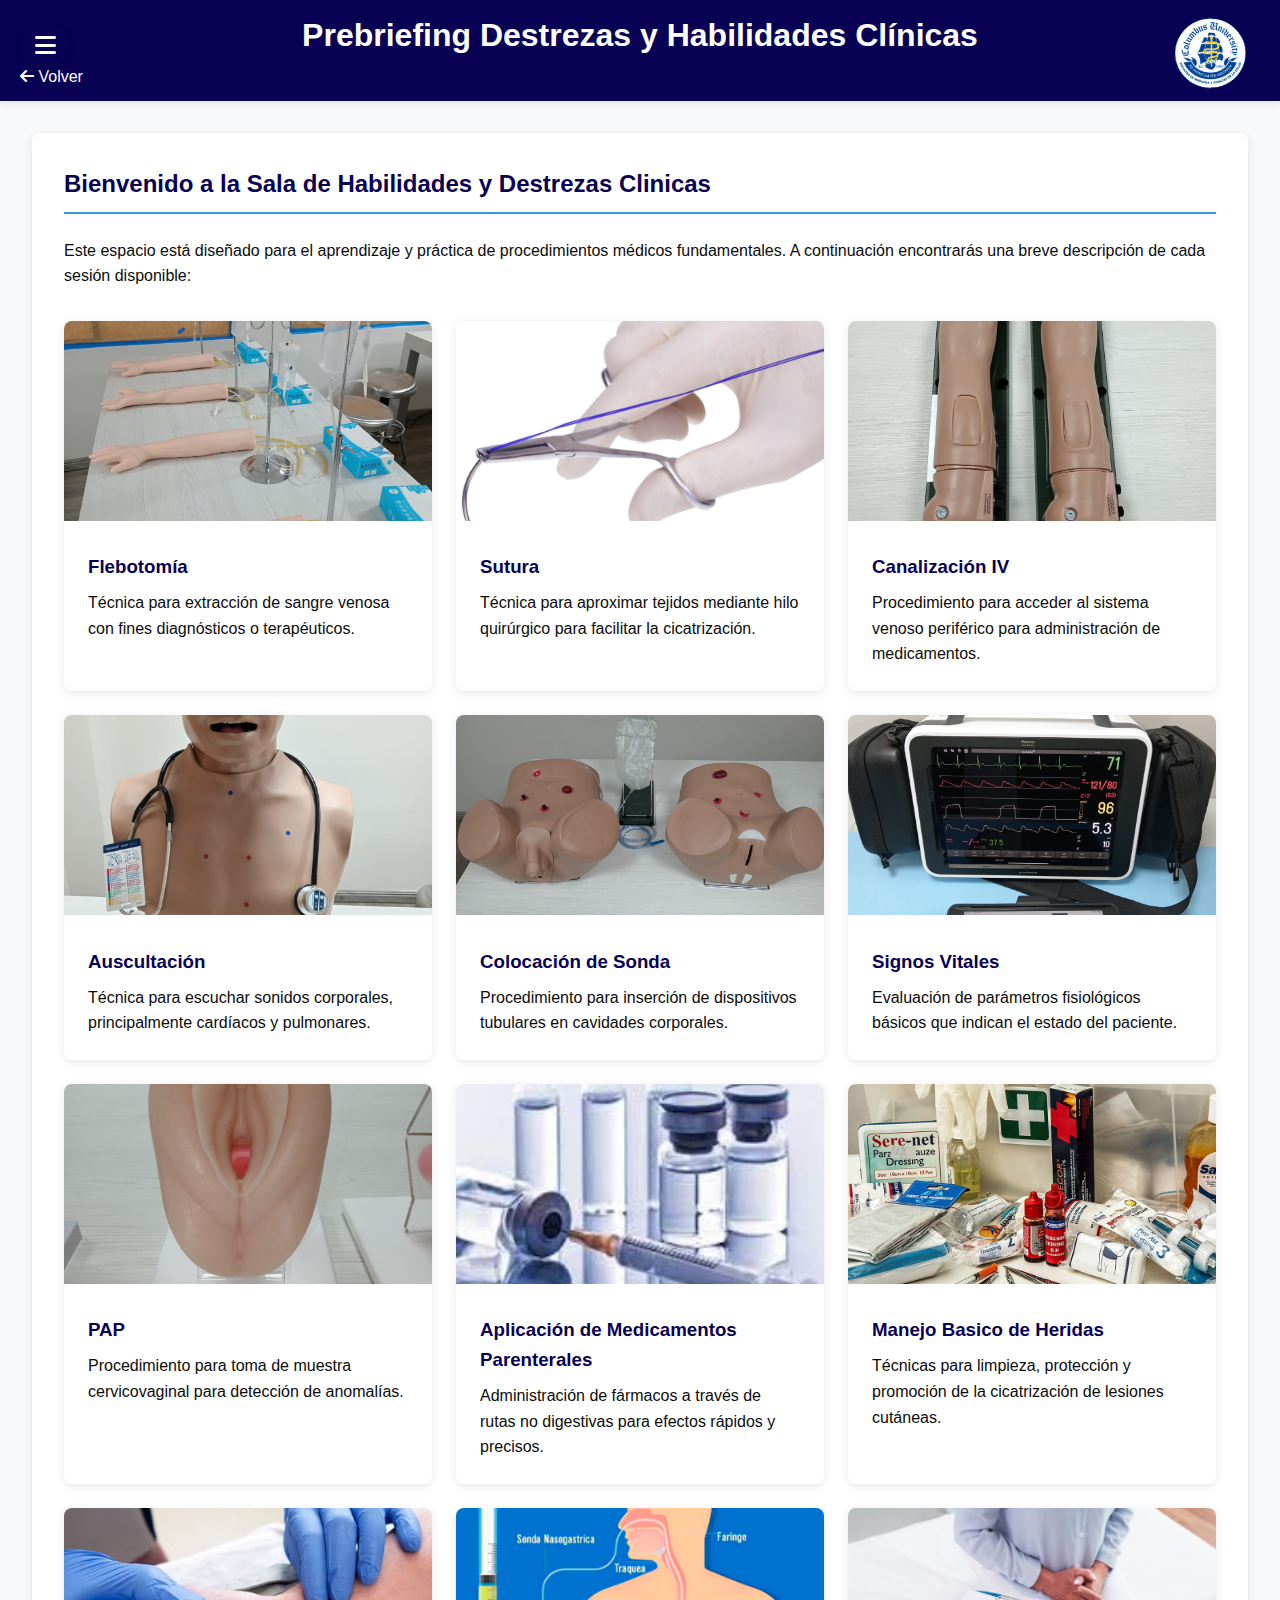
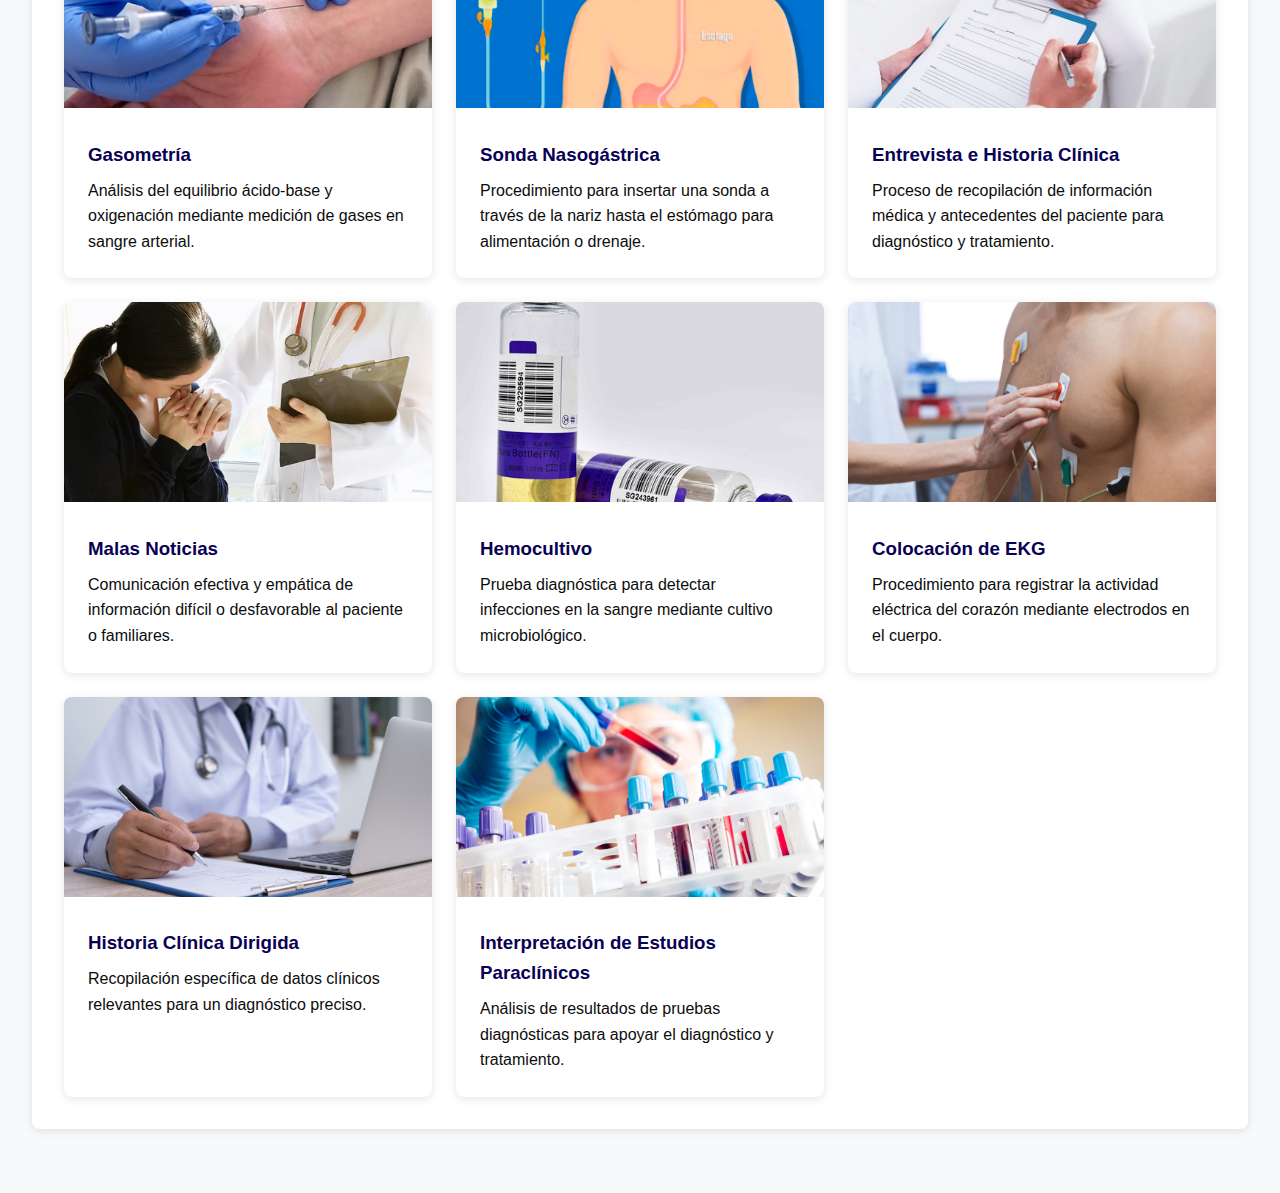
<file: prebriefing.html>
<!DOCTYPE html>
<html lang="es">
<head>
  <meta charset="UTF-8">
  <meta name="viewport" content="width=device-width, initial-scale=1.0">
  <title>Prebriefing Destrezas y Habilidades Clinicas</title>
  <link rel="stylesheet" href="https://cdnjs.cloudflare.com/ajax/libs/font-awesome/6.4.0/css/all.min.css">
  <style>
    /* === ESTILOS GENERALES === */
    :root {
      --color-primario: #080154;
      --color-secundario: #3498db;
      --color-fondo: #f8f9fa;
      --color-texto: #0c0c0c;
      --color-blanco: #fff;
    }

    * {
      margin: 0;
      padding: 0;
      box-sizing: border-box;
    }

    body {
      font-family: 'Segoe UI', Tahoma, Geneva, Verdana, sans-serif;
      background-color: var(--color-fondo);
      color: var(--color-texto);
      line-height: 1.6;
    }
    header img {
      width: 70px;
      height: auto;
      border-radius: 8px;
      position: absolute;
      right: 2rem;
      top: 2rem;
    }

    /* === CABECERA === */
    header {
      background-color: var(--color-primario);
      color: var(--color-blanco);
      padding: 2.5rem;
      text-align: center;
      box-shadow: 0 2px 10px rgba(0, 0, 0, 0.1);
    }

    header h1 {
      font-size: 2rem;
      text-align: center;
      margin-top: -30px;
    }
    header img {
  width: 75px; /* Aumenta el tamaño del logo */
  height: auto;
  border-radius: 8px;
  position: absolute;
  right: 2rem;
  top: 1rem;
    }
    /* === CONTENEDOR PRINCIPAL === */
    .contenedor {
      display: flex;
      min-height: calc(100vh - 80px);
    }

    /* === MENÚ LATERAL === */
    .menu-lateral {
      width: 300px;
      background-color: var(--color-primario);
      color: var(--color-blanco);
      transform: translateX(-100%);
      will-change: transform;
      transition: transform 0.15s cubic-bezier(0.4, 0, 0.2, 1);
      backface-visibility: hidden;
      position: fixed;
      height: 100vh;
      z-index: 100;
      overflow-y: auto;
      top: 0;
      left: 0;
      padding-top: 80px;
    }

    .menu-lateral.activo {
      transform: translateX(0);
    }

    .menu-lateral h2 {
      position: sticky;
      top: 0;
      background-color: var(--color-primario);
      z-index: 1;
      padding: 1rem;
      text-align: center;
      margin: 0;
    }

    .menu-lateral ul {
      list-style: none;
      padding-bottom: 20px;
    }

    .menu-lateral li {
      border-bottom: 1px solid rgba(255, 255, 255, 0.1);
    }

    .menu-lateral a {
      display: block;
      color: var(--color-blanco);
      padding: 1rem;
      text-decoration: none;
      transition: background 0.3s;
    }

    .menu-lateral a:hover {
      background-color: var(--color-secundario);
    }

    .menu-lateral a i {
      margin-right: 10px;
    }

    /* === BOTÓN MENÚ === */
    .btn-menu {
      position: fixed;
      top: 20px;
      left: 20px;
      background-color: var(--color-primario);
      color: var(--color-blanco);
      border: none;
      border-radius: 50%;
      width: 50px;
      height: 50px;
      font-size: 1.5rem;
      cursor: pointer;
      z-index: 101;
      box-shadow: 0 2px 5px rgba(0, 0, 0, 0.2);
      display: flex;
      align-items: center;
      justify-content: center;
      transition: all 0.1s ease-out;
      will-change: transform;
    }

    /* === CONTENIDO PRINCIPAL === */
    .contenido-principal {
      flex: 1;
      padding: 2rem;
      margin-left: 0;
      transition: margin-left 0.3s ease;
    }

    .contenido-principal.desplazado {
      margin-left: 300px;
    }

    /* === INTRODUCCIÓN === */
    .introduccion {
      background-color: var(--color-blanco);
      padding: 2rem;
      border-radius: 8px;
      box-shadow: 0 2px 10px rgba(0, 0, 0, 0.1);
      margin-bottom: 2rem;
    }

    .introduccion h2 {
      color: var(--color-primario);
      margin-bottom: 1rem;
    }

    /* === TARJETAS DE SECCIONES === */
    .secciones {
      display: grid;
      grid-template-columns: repeat(auto-fill, minmax(300px, 1fr));
      gap: 1.5rem;
      margin-top: 2rem;
    }

    .tarjeta {
      background-color: var(--color-blanco);
      border-radius: 8px;
      overflow: hidden;
      box-shadow: 0 2px 10px rgba(0, 0, 0, 0.1);
      transition: transform 0.3s;
    }

    .tarjeta:hover {
      transform: translateY(-5px);
    }

    .tarjeta img {
      width: 100%;
      height: 200px;
      object-fit: cover;
    }

    .tarjeta-contenido {
      padding: 1.5rem;
    }

    .tarjeta h3 {
      color: var(--color-primario);
      margin-bottom: 0.5rem;
    }

    /* === SECCIONES DE CONTENIDO === */
    .seccion-contenido {
      background-color: var(--color-blanco);
      padding: 2rem;
      border-radius: 8px;
      box-shadow: 0 2px 10px rgba(0, 0, 0, 0.1);
      margin-bottom: 2rem;
      display: none;
    }

    .seccion-contenido.activo {
      display: block;
      animation: fadeIn 0.5s ease-out;
    }

    .seccion-contenido h2 {
      color: var(--color-primario);
      margin-bottom: 1.5rem;
      border-bottom: 2px solid var(--color-secundario);
      padding-bottom: 0.5rem;
    }
    
    /* Contenedores para contenido embebido */
    .web-optimizada, .video-contenedor {
      position: relative;
      padding-bottom: 56.25%; /* Relación 16:9 */
      height: 0;
      margin: 1.5rem 0;
      border-radius: 8px;
      overflow: hidden;
      box-shadow: 0 2px 15px rgba(0,0,0,0.1);
      background: #f8f9fa;
    }
    
    .web-optimizada iframe, 
    .video-contenedor iframe {
      position: absolute;
      top: 0;
      left: 0;
      width: 100%;
      height: 100%;
      border: none;
    }
    
    .botones-recursos {
      display: flex;
      gap: 10px;
      margin-top: 10px;
    }
    
    .btn-recargar, .btn-abrir {
      padding: 8px 15px;
      border-radius: 5px;
      font-size: 14px;
      cursor: pointer;
      transition: all 0.2s;
    }
    
    .btn-recargar {
      background: var(--color-secundario);
      color: white;
      border: none;
    }
    
    .btn-abrir {
      background: white;
      color: var(--color-primario);
      border: 1px solid var(--color-primario);
      text-decoration: none;
    }

    /* === ANIMACIONES === */
    @keyframes fadeIn {
      from { opacity: 0; transform: translateY(10px); }
      to { opacity: 1; transform: translateY(0); }
    }

    /* === RESPONSIVE === */
    @media (max-width: 768px) {
      .contenido-principal.desplazado {
        margin-left: 0;
      }
      
      .menu-lateral {
        width: 250px;
      }
      
      .secciones {
        grid-template-columns: 1fr;
      }
    }
  </style>
</head>
<body>
  <!-- Cabecera -->
  <header>
    <a href="index.html" style="position: absolute; left: 20px; top: 4rem; color: white; text-decoration: none;">
      <i class="fas fa-arrow-left"></i> Volver
    </a>
    <h1>Prebriefing Destrezas y Habilidades Clínicas</h1>
    <img src="logo.png" alt="Logo">
  </header>

  <!-- Botón para abrir/cerrar menú -->
  <button class="btn-menu" id="btnMenu">
    <i class="fas fa-bars"></i>
  </button>

  <!-- Menú lateral -->
  <nav class="menu-lateral" id="menuLateral">
    <h2><i class="fas fa-book-medical"></i> Secciones</h2>
    <ul>
      <li><a href="#" data-seccion="introduccion"><i class="fas fa-home"></i> Inicio</a></li>
      <li><a href="#" data-seccion="flebotomia"><i class="fas fa-syringe"></i> Flebotomía</a></li>
      <li><a href="#" data-seccion="sutura"><i class="fas fa-cut"></i> Sutura</a></li>
      <li><a href="#" data-seccion="canalizacion"><i class="fas fa-tint"></i> Canalización IV</a></li>
      <li><a href="#" data-seccion="auscultacion"><i class="fas fa-stethoscope"></i> Auscultación</a></li>
      <li><a href="#" data-seccion="sonda"><i class="fas fa-procedures"></i> Colocación de Sonda</a></li>
      <li><a href="#" data-seccion="signos"><i class="fas fa-heartbeat"></i> Evaluación de Signos Vitales</a></li>
      <li><a href="#" data-seccion="pap"><i class="fas fa-female"></i> PAP</a></li>
      <li><a href="#" data-seccion="aplicacion"><i class="fas fa-syringe"></i> Aplicación de Medicamentos Parenterales</a></li>
      <li><a href="#" data-seccion="manejo"><i class="fas fa-band-aid"></i> Manejo Básico de Heridas</a></li>
      <li><a href="#" data-seccion="gaso"><i class="fas fa-vial"></i> Gasometría</a></li>
      <li><a href="#" data-seccion="sonda-nasogastrica"><i class="fas fa-procedures"></i> Sonda Nasogástrica</a></li>
      <li><a href="#" data-seccion="entrevista"><i class="fas fa-user-md"></i> Entrevista e Historia Clínica</a></li>
      <li><a href="#" data-seccion="malas-noticias"><i class="fas fa-comment-slash"></i> Malas Noticias</a></li>
      <li><a href="#" data-seccion="hemocultivo"><i class="fas fa-vial"></i> Hemocultivo</a></li>
      <li><a href="#" data-seccion="ekg"><i class="fas fa-heart"></i> Colocación de EKG</a></li>
      <li><a href="#" data-seccion="historia-dirigida"><i class="fas fa-file-medical"></i> Historia Clínica Dirigida</a></li>
      <li><a href="#" data-seccion="interpretacion"><i class="fas fa-file-alt"></i> Interpretación de Estudios Paraclínicos</a></li>
    </ul>
  </nav>

  <!-- Contenido principal -->
  <main class="contenido-principal" id="contenidoPrincipal">
    <!-- Sección de introducción -->
    <section class="introduccion seccion-contenido activo" id="introduccion">
      <h2>Bienvenido a la Sala de Habilidades y Destrezas Clinicas</h2>
      <p>Este espacio está diseñado para el aprendizaje y práctica de procedimientos médicos fundamentales. A continuación encontrarás una breve descripción de cada sesión disponible:</p>
      
      <div class="secciones">
        <!-- Tarjeta Flebotomía -->
        <div class="tarjeta">
          <img src="FLEBOTOMIA.jpeg" alt="Flebotomía">
          <div class="tarjeta-contenido">
            <h3>Flebotomía</h3>
            <p>Técnica para extracción de sangre venosa con fines diagnósticos o terapéuticos.</p>
          </div>
        </div>
        
        <!-- Tarjeta Sutura -->
        <div class="tarjeta">
          <img src="SUTURA.png" alt="Sutura">
          <div class="tarjeta-contenido">
            <h3>Sutura</h3>
            <p>Técnica para aproximar tejidos mediante hilo quirúrgico para facilitar la cicatrización.</p>
          </div>
        </div>
        
        <!-- Tarjeta Venopunciones -->
        <div class="tarjeta">
          <img src="VENO.jpeg" alt="canalizacion">
          <div class="tarjeta-contenido">
            <h3>Canalización IV</h3>
            <p>Procedimiento para acceder al sistema venoso periférico para administración de medicamentos.</p>
          </div>
        </div>
        
        <!-- Tarjeta Auscultación -->
        <div class="tarjeta">
          <img src="AUSCULTACION.jpeg" alt="Auscultación">
          <div class="tarjeta-contenido">
            <h3>Auscultación</h3>
            <p>Técnica para escuchar sonidos corporales, principalmente cardíacos y pulmonares.</p>
          </div>
        </div>
        
        <!-- Tarjeta Sonda -->
        <div class="tarjeta">
          <img src="SONDAS.jpeg" alt="Colocación de Sonda">
          <div class="tarjeta-contenido">
            <h3>Colocación de Sonda</h3>
            <p>Procedimiento para inserción de dispositivos tubulares en cavidades corporales.</p>
          </div>
        </div>
        
        <!-- Tarjeta Signos Vitales -->
        <div class="tarjeta">
          <img src="SIGNOS.jpeg" alt="Signos Vitales">
          <div class="tarjeta-contenido">
            <h3>Signos Vitales</h3>
            <p>Evaluación de parámetros fisiológicos básicos que indican el estado del paciente.</p>
          </div>
        </div>
        
        <!-- Tarjeta PAP -->
        <div class="tarjeta">
          <img src="PAP.jpeg" alt="PAP">
          <div class="tarjeta-contenido">
            <h3>PAP</h3>
            <p>Procedimiento para toma de muestra cervicovaginal para detección de anomalías.</p>
          </div>
        </div>

         <!-- Tarjeta Aplicacion -->
          <div class="tarjeta">
          <img src="APLICACION.jpeg" alt="aplicacion">
           <div class="tarjeta-contenido">
             <h3>Aplicación de Medicamentos Parenterales</h3>
             <p>Administración de fármacos a través de rutas no digestivas para efectos rápidos y precisos.</p>
            </div>
        </div>

        <!-- Tarjeta manejo -->
        <div class="tarjeta">
          <img src="MANEJO.jpg" alt="manejo">
          <div class="tarjeta-contenido">
            <h3>Manejo Basico de Heridas</h3>
            <p>Técnicas para limpieza, protección y promoción de la cicatrización de lesiones cutáneas.</p>
          </div>
        </div>

        <!-- Tarjeta Gasometria-->
         <div class="tarjeta">
         <img src="GASO.png" alt="gaso">
          <div class="tarjeta-contenido">
             <h3>Gasometría</h3>
             <p>Análisis del equilibrio ácido-base y oxigenación mediante medición de gases en sangre arterial.</p>
            </div>
         </div>
      <!-- Tarjeta Sonda Nasogástrica -->
        <div class="tarjeta">
        <img src="SONDA NASTO.png" alt="Sonda Nasogástrica">
         <div class="tarjeta-contenido">
             <h3>Sonda Nasogástrica</h3>
            <p>Procedimiento para insertar una sonda a través de la nariz hasta el estómago para alimentación o drenaje.</p>
         </div>
      </div>
  
  <!-- Tarjeta Entrevista e Historia Clínica -->
  <div class="tarjeta">
    <img src="ENTREVISTA.jpeg" alt="Entrevista e Historia Clínica">
    <div class="tarjeta-contenido">
      <h3>Entrevista e Historia Clínica</h3>
      <p>Proceso de recopilación de información médica y antecedentes del paciente para diagnóstico y tratamiento.</p>
    </div>
  </div>
  
  <!-- Tarjeta Malas Noticias -->
  <div class="tarjeta">
    <img src="MALAS.png" alt="Malas Noticias">
    <div class="tarjeta-contenido">
      <h3>Malas Noticias</h3>
      <p>Comunicación efectiva y empática de información difícil o desfavorable al paciente o familiares.</p>
    </div>
  </div>
  
  <!-- Tarjeta Hemocultivo -->
  <div class="tarjeta">
    <img src="HEMOC.jpg" alt="Hemocultivo">
    <div class="tarjeta-contenido">
      <h3>Hemocultivo</h3>
      <p>Prueba diagnóstica para detectar infecciones en la sangre mediante cultivo microbiológico.</p>
    </div>
  </div>
  
  <!-- Tarjeta Colocación de EKG -->
  <div class="tarjeta">
    <img src="EKG.png" alt="Colocación de EKG">
    <div class="tarjeta-contenido">
      <h3>Colocación de EKG</h3>
      <p>Procedimiento para registrar la actividad eléctrica del corazón mediante electrodos en el cuerpo.</p>
    </div>
  </div>
  
  <!-- Tarjeta Historia Clínica Dirigida -->
  <div class="tarjeta">
    <img src="HCLINICA.jpg" alt="Historia Clínica Dirigida">
    <div class="tarjeta-contenido">
      <h3>Historia Clínica Dirigida</h3>
      <p>Recopilación específica de datos clínicos relevantes para un diagnóstico preciso.</p>
    </div>
  </div>
  
  <!-- Tarjeta Interpretación de Estudios Paraclínicos -->
  <div class="tarjeta">
    <img src="INTERPRETACION.jpg" alt="Interpretación de Estudios Paraclínicos">
    <div class="tarjeta-contenido">
      <h3>Interpretación de Estudios Paraclínicos</h3>
      <p>Análisis de resultados de pruebas diagnósticas para apoyar el diagnóstico y tratamiento.</p>
    </div>
  </div>
</div>
    </section>

    <!-- Sección Flebotomía -->
    <section class="seccion-contenido" id="flebotomia">
      <h2><i class="fas fa-syringe"></i> Flebotomía</h2>
      <p><strong>Prebriefing:</strong> En esta sesión aprenderás la técnica adecuada para la extracción de muestras sanguíneas.</p>
      <p><strong>objetivos:</strong> </p>
      <ul>
        <li>Identificación correcta del paciente</li>
        <li>Preparación del material estéril</li>
        <li>Selección del sitio de punción</li>
        <li>Técnica de venopunción</li>
        <li>Manejo post-procedimiento</li>
      </ul>
      
      <div class="web-optimizada">
        <iframe 
          src="https://accessmedicina.mhmedical.com/MultimediaPlayer.aspx?MultimediaID=20266907"
          loading="eager"
          sandbox="allow-scripts allow-same-origin allow-popups"
          title="Guía de Flebotomía">
        </iframe>
        <div class="botones-recursos">
          <button class="btn-recargar" onclick="recargarIframe('flebotomia')">
            <i class="fas fa-sync-alt"></i> Recargar
          </button>
          <button class="btn-abrir" onclick="abrirEnNuevaVentana('flebotomia')">
            <i class="fas fa-external-link-alt"></i> Abrir externo
          </button>
        </div>
      </div>
    </section>

    <!-- Sección Sutura -->
    <section class="seccion-contenido" id="sutura">
      <h2><i class="fas fa-cut"></i> Sutura</h2>
      <p><strong>Prebriefing:</strong> Esta sesión cubre las técnicas básicas de sutura quirúrgica:</p>
      <ul>
        <li>Tipos de suturas y materiales</li>
        <li>Técnicas de sutura básicas (simple, continua, colchonero)</li>
        <li>Principios de aproximación tisular</li>
        <li>Nudos quirúrgicos</li>
        <li>Cuidados post-sutura</li>
      </ul>
      
      <div class="web-optimizada">
        <iframe 
          src="https://accessmedicina.mhmedical.com/MultimediaPlayer.aspx?MultimediaID=20266917"
          loading="eager"
          title="Guía de Sutura">
        </iframe>
        <div class="botones-recursos">
          <button class="btn-recargar" onclick="recargarIframe('sutura')">
            <i class="fas fa-sync-alt"></i> Recargar
          </button>
          <button class="btn-abrir" onclick="abrirEnNuevaVentana('sutura')">
            <i class="fas fa-external-link-alt"></i> Abrir externo
          </button>
        </div>
      </div>
    </section>

    <!-- Sección Canalización IV -->
    <section class="seccion-contenido" id="canalizacion">
      <h2><i class="fas fa-tint"></i> Canalización IV</h2>
      <p><strong>Prebriefing:</strong> Técnicas avanzadas de acceso venoso:</p>
      <ul>
        <li>Anatomía venosa relevante</li>
        <li>Selección del catéter adecuado</li>
        <li>Técnica de Seldinger modificada</li>
        <li>Prevención de complicaciones</li>
        <li>Manejo de dispositivos intravenosos</li>
      </ul>
      
      <div class="web-optimizada">
        <iframe 
          src="https://accessmedicina.mhmedical.com/MultimediaPlayer.aspx?MultimediaID=20266911 "
          loading="eager"
          title="Guía de Canalización IV">
        </iframe>
        <div class="botones-recursos">
          <button class="btn-recargar" onclick="recargarIframe('canalizacion')">
            <i class="fas fa-sync-alt"></i> Recargar
          </button>
          <button class="btn-abrir" onclick="abrirEnNuevaVentana('canalizacion')">
            <i class="fas fa-external-link-alt"></i> Abrir externo
          </button>
        </div>
      </div>
    </section>

    <!-- Sección Auscultación -->
    <section class="seccion-contenido" id="auscultacion">
      <h2><i class="fas fa-stethoscope"></i> Auscultación</h2>
      <p><strong>Prebriefing:</strong> Dominio de la auscultación cardíaca y pulmonar:</p>
      <ul>
        <li>Puntos de auscultación cardíaca</li>
        <li>Sonidos pulmonares normales y patológicos</li>
        <li>Técnica adecuada de uso del estetoscopio</li>
        <li>Identificación de soplos cardíacos</li>
        <li>Documentación de hallazgos</li>
      </ul>
      
      <div class="web-optimizada">
        <iframe 
          src="https://www.youtube.com/embed/VIDEO_ID_AUSCULTACION"
          loading="eager"
          title="Guía de Auscultación">
        </iframe>
        <div class="botones-recursos">
          <button class="btn-recargar" onclick="recargarIframe('auscultacion')">
            <i class="fas fa-sync-alt"></i> Recargar
          </button>
          <button class="btn-abrir" onclick="abrirEnNuevaVentana('auscultacion')">
            <i class="fas fa-external-link-alt"></i> Abrir externo
          </button>
        </div>
      </div>
    </section>

    <!-- Sección Colocación de Sonda -->
    <section class="seccion-contenido" id="sonda">
      <h2><i class="fas fa-procedures"></i> Colocación de Sonda</h2>
      <p><strong>Prebriefing:</strong> Técnicas para colocación de sondas:</p>
      <ul>
        <li>Indicaciones y contraindicaciones</li>
        <li>Preparación del paciente</li>
        <li>Técnica de inserción de sonda vesical</li>
        <li>Sonda nasogástrica</li>
        <li>Complicaciones y manejo</li>
      </ul>
      
      <p><strong> Colocación de Sonda Femenino</strong></p>
      <div class="web-optimizada">
        <iframe 
          src="https://accessmedicina.mhmedical.com/content.aspx?bookid=3118&sectionid=267808228"
          loading="eager"
          title="Guía de Colocación de Sonda">
        </iframe>
        <div class="botones-recursos">
          <button class="btn-recargar" onclick="recargarIframe('sonda')">
            <i class="fas fa-sync-alt"></i> Recargar
          </button>
          <button class="btn-abrir" onclick="abrirEnNuevaVentana('sonda')">
            <i class="fas fa-external-link-alt"></i> Abrir externo
          </button>
        </div>
      </div>
      <p><strong> Colocación de Sonda Masculino</strong></p>
      <div class="web-optimizada">
        <iframe 
          src="https://accessmedicina.mhmedical.com/content.aspx?bookid=3118&sectionid=267808229"
          loading="eager"
          title="Guía de Colocación de Sonda">
        </iframe>
        <div class="botones-recursos">
          <button class="btn-recargar" onclick="recargarIframe('sonda')">
            <i class="fas fa-sync-alt"></i> Recargar
          </button>
          <button class="btn-abrir" onclick="abrirEnNuevaVentana('sonda')">
            <i class="fas fa-external-link-alt"></i> Abrir externo
          </button>
        </div>
      </div>
    </section>

    <!-- Sección Signos Vitales -->
    <section class="seccion-contenido" id="signos">
      <h2><i class="fas fa-heartbeat"></i> Evaluación de Signos Vitales</h2>
      <p><strong>Prebriefing:</strong> Evaluación integral de signos vitales:</p>
      <ul>
        <li>Técnica adecuada de toma de presión arterial</li>
        <li>Frecuencia cardíaca y respiratoria</li>
        <li>Temperatura corporal</li>
        <li>Saturación de oxígeno</li>
        <li>Escalas de dolor</li>
      </ul>
      
      <div class="web-optimizada">
        <iframe 
          src="https://www.youtube.com/embed/VIDEO_ID_SIGNOS"
          loading="eager"
          title="Guía de Signos Vitales">
        </iframe>
        <div class="botones-recursos">
          <button class="btn-recargar" onclick="recargarIframe('signos')">
            <i class="fas fa-sync-alt"></i> Recargar
          </button>
          <button class="btn-abrir" onclick="abrirEnNuevaVentana('signos')">
            <i class="fas fa-external-link-alt"></i> Abrir externo
          </button>
        </div>
      </div>
    </section>

    <!-- Sección PAP -->
    <section class="seccion-contenido" id="pap">
      <h2><i class="fas fa-female"></i> PAP</h2>
      <p><strong>Prebriefing:</strong> Toma de muestra para Papanicolaou:</p>
      <ul>
        <li>Preparación del paciente</li>
        <li>Colocación adecuada del espéculo</li>
        <li>Técnica de obtención de muestra</li>
        <li>Preparación de la extensión</li>
        <li>Consejería post-procedimiento</li>
      </ul>
      
      <div class="web-optimizada">
        <iframe 
          src="https://accessmedicina.mhmedical.com/content.aspx?bookid=3118&sectionid=267808269"
          loading="eager"
          title="Guía de PAP">
        </iframe>
        <div class="botones-recursos">
          <button class="btn-recargar" onclick="recargarIframe('pap')">
            <i class="fas fa-sync-alt"></i> Recargar
          </button>
          <button class="btn-abrir" onclick="abrirEnNuevaVentana('pap')">
            <i class="fas fa-external-link-alt"></i> Abrir externo
          </button>
        </div>
      </div>
    </section>

    <!-- Sección Aplicación de Medicamentos Parenterales -->
    <section class="seccion-contenido" id="aplicacion">
      <h2><i class="fas fa-syringe"></i> Aplicación de Medicamentos Parenterales</h2>
      <p><strong>Significado clave:</strong> Administración de fármacos a través de rutas no digestivas (intramuscular, subcutánea, intravenosa) para lograr efectos sistémicos rápidos y precisos.</p>
      <p><strong>Prebriefing:</strong> En esta sesión aprenderás la técnica adecuada para la aplicación de medicamentos parenterales.</p>
      <p><strong>Objetivos:</strong> </p>
      <ul>
        <li>Preparación del material</li>
        <li>Selección del sitio de inyección</li>
        <li>Técnica de inyección intramuscular</li>
        <li>Técnica de inyección subcutánea</li>
        <li>Manejo post-procedimiento</li>
      </ul>
      
      <div class="web-optimizada">
        <iframe 
          src="https://www.youtube.com/embed/VIDEO_ID_APLICACION"
          loading="eager"
          title="Guía de Aplicación de Medicamentos">
        </iframe>
        <div class="botones-recursos">
          <button class="btn-recargar" onclick="recargarIframe('aplicacion')">
            <i class="fas fa-sync-alt"></i> Recargar
          </button>
          <button class="btn-abrir" onclick="abrirEnNuevaVentana('aplicacion')">
            <i class="fas fa-external-link-alt"></i> Abrir externo
          </button>
        </div>
      </div>
    </section>

    <!-- Sección Manejo Básico de Heridas -->
    <section class="seccion-contenido" id="manejo">
      <h2><i class="fas fa-band-aid"></i> Manejo Básico de Heridas</h2>
      <p><strong>Significado clave:</strong> Conjunto de técnicas para limpieza, protección y promoción de la cicatrización de lesiones cutáneas, previniendo infecciones y complicaciones.</p>
      <p><strong>Prebriefing:</strong> En esta sesión aprenderás la técnica adecuada para el manejo básico de heridas.</p>
      <p><strong>Objetivos:</strong> </p>
      <ul>
        <li>Evaluación de la herida</li>
        <li>Limpieza y desinfección</li>
        <li>Aplicación de apósitos</li>
        <li>Técnicas de vendaje</li>
        <li>Cuidados post-procedimiento</li>
      </ul>
      
      <div class="web-optimizada">
        <iframe 
          src="https://accessmedicina.mhmedical.com/content.aspx?sectionid=199578339&bookid=2441#1157390603"
          loading="eager"
          title="Guía de Manejo de Heridas">
        </iframe>
        <div class="botones-recursos">
          <button class="btn-recargar" onclick="recargarIframe('manejo')">
            <i class="fas fa-sync-alt"></i> Recargar
          </button>
          <button class="btn-abrir" onclick="abrirEnNuevaVentana('manejo')">
            <i class="fas fa-external-link-alt"></i> Abrir externo
          </button>
        </div>
      </div>
    </section>

    <!-- Sección Gasometría -->
    <section class="seccion-contenido" id="gaso">
      <h2><i class="fas fa-vial"></i> Gasometría</h2>
      <p><strong>Significado clave:</strong> Prueba diagnóstica que analiza el equilibrio ácido-base y la oxigenación mediante medición de gases en sangre arterial.</p>
      <p><strong>Prebriefing:</strong> En esta sesión aprenderás la técnica adecuada para la realización de gasometrías.</p>
      <p><strong>Objetivos:</strong> </p>
      <ul>
        <li>Preparación del material</li>
        <li>Selección del sitio de punción</li>
        <li>Técnica de punción arterial</li>
        <li>Interpretación de resultados</li>
        <li>Manejo post-procedimiento</li>
      </ul>
      
      <div class="web-optimizada">
        <iframe 
          src="https://accessmedicina.mhmedical.com/MultimediaPlayer.aspx?MultimediaID=20266905"
          loading="eager"
          title="Guía de Gasometría">
        </iframe>
        <div class="botones-recursos">
          <button class="btn-recargar" onclick="recargarIframe('gaso')">
            <i class="fas fa-sync-alt"></i> Recargar
          </button>
          <button class="btn-abrir" onclick="abrirEnNuevaVentana('gaso')">
            <i class="fas fa-external-link-alt"></i> Abrir externo
          </button>
        </div>
      </div>
    </section>

    <!-- Sección Sonda Nasogástrica -->
<section class="seccion-contenido" id="sonda-nasogastrica">
    <h2><i class="fas fa-procedures"></i> Sonda Nasogástrica</h2>
    <p><strong>Prebriefing:</strong> En esta sesión aprenderás la técnica adecuada para la colocación de una sonda nasogástrica.</p>
    <p><strong>objetivos:</strong> </p>
    <ul>
        <li>Identificar las indicaciones y contraindicaciones del procedimiento.</li>
        <li>Preparar adecuadamente el material necesario.</li>
        <li>Realizar la técnica de inserción de la sonda de forma segura.</li>
        <li>Reconocer posibles complicaciones y su manejo.</li>
        <li>Garantizar el confort y seguridad del paciente durante el procedimiento.</li>
      </ul>
    <div class="web-optimizada">
        <iframe 
          src="https://www.youtube.com/embed/VIDEO_ID_GASO"
          loading="eager"
          title="Guía de Gasometría">
        </iframe>
        <div class="botones-recursos">
          <button class="btn-recargar" onclick="recargarIframe('gaso')">
            <i class="fas fa-sync-alt"></i> Recargar
          </button>
          <button class="btn-abrir" onclick="abrirEnNuevaVentana('gaso')">
            <i class="fas fa-external-link-alt"></i> Abrir externo
          </button>
        </div>
      </div>
  </section>
  
  <!-- Sección Entrevista e Historia Clínica -->
  <section class="seccion-contenido" id="entrevista">
    <h2><i class="fas fa-user-md"></i> Entrevista e Historia Clínica</h2>
    <p><strong>Prebriefing:</strong> En esta sesión aprenderás a realizar una entrevista clínica efectiva.</p>
    <p><strong>Objetivos:</strong></p>
    <ul>
      <li>Desarrollar habilidades de comunicación efectiva con el paciente.</li>
      <li>Recopilar información médica relevante y antecedentes personales.</li>
      <li>Identificar signos y síntomas clave para el diagnóstico.</li>
      <li>Documentar correctamente la información obtenida.</li>
      <li>Establecer una relación médico-paciente basada en la confianza.</li>
    </ul>
    <p><strong>Atención de un paciente con conducta inadecuada:</strong></p>
    <div class="web-optimizada">
        <iframe 
          src="https://accessmedicina.mhmedical.com/MultimediaPlayer.aspx?MultimediaID=20505386"
          loading="eager"
          title="Guía de entrevista">
        </iframe>
        <div class="botones-recursos">
          <button class="btn-recargar" onclick="recargarIframe('gaso')">
            <i class="fas fa-sync-alt"></i> Recargar
          </button>
          <button class="btn-abrir" onclick="abrirEnNuevaVentana('gaso')">
            <i class="fas fa-external-link-alt"></i> Abrir externo
          </button>
        </div>
      </div>

      <p><strong>Atención del paciente exigente:</strong></p>
      <div class="web-optimizada">
          <iframe 
            src="https://accessmedicina.mhmedical.com/MultimediaPlayer.aspx?MultimediaID=20505388"
            loading="eager"
            title="Guía de entrevista">
          </iframe>
          <div class="botones-recursos">
            <button class="btn-recargar" onclick="recargarIframe('gaso')">
              <i class="fas fa-sync-alt"></i> Recargar
            </button>
            <button class="btn-abrir" onclick="abrirEnNuevaVentana('gaso')">
              <i class="fas fa-external-link-alt"></i> Abrir externo
            </button>
          </div>
        </div>

        <p><strong>Atención de un paciente molesto:</strong></p>
        <div class="web-optimizada">
            <iframe 
              src="https://www.google.com/url?q=https://accessmedicina.mhmedical.com/MultimediaPlayer.aspx?MultimediaID%3D20505384&sa=D&source=editors&ust=1743006582927322&usg=AOvVaw2I5F_0mVOLu4hPd85OYOkG"
              loading="eager"
              title="Guía de entrevista">
            </iframe>
            <div class="botones-recursos">
              <button class="btn-recargar" onclick="recargarIframe('gaso')">
                <i class="fas fa-sync-alt"></i> Recargar
              </button>
              <button class="btn-abrir" onclick="abrirEnNuevaVentana('gaso')">
                <i class="fas fa-external-link-alt"></i> Abrir externo
              </button>
            </div>
          </div>

          <p><strong>Habilidad de Empatía:</strong></p>
          <div class="web-optimizada">
          <iframe 
            src="https://accessmedicina.mhmedical.com/MultimediaPlayer.aspx?MultimediaID=20505380"
            loading="eager"
            title="Guía de entrevista">
          </iframe>
          <div class="botones-recursos">
            <button class="btn-recargar" onclick="recargarIframe('gaso')">
              <i class="fas fa-sync-alt"></i> Recargar
            </button>
            <button class="btn-abrir" onclick="abrirEnNuevaVentana('gaso')">
              <i class="fas fa-external-link-alt"></i> Abrir externo
            </button>
          </div>
        </div>
  </section>
  
  <!-- Sección Malas Noticias -->
  <section class="seccion-contenido" id="malas-noticias">
    <h2><i class="fas fa-comment-slash"></i> Malas Noticias</h2>
    <p><strong>Prebriefing:</strong> En esta sesión aprenderás a comunicar malas noticias de manera efectiva.</p>
    <p><strong>Objetivos:</strong></p>
    <ul>
      <li>Aprender técnicas de comunicación empática y efectiva.</li>
      <li>Reconocer las necesidades emocionales del paciente y sus familiares.</li>
      <li>Manejar situaciones difíciles con sensibilidad y profesionalismo.</li>
      <li>Aplicar el protocolo SPIKES para la comunicación de malas noticias.</li>
      <li>Reducir el impacto emocional negativo en el paciente y su entorno.</li>
    </ul>
    <p><strong>Método para dar malas noticias a un paciente:</strong></p>
    <div class="web-optimizada">
        <iframe 
          src="https://accessmedicina.mhmedical.com/MultimediaPlayer.aspx?MultimediaID=20505382"
          loading="eager"
          title="Guía de Gasometría">
        </iframe>
        <div class="botones-recursos">
          <button class="btn-recargar" onclick="recargarIframe('gaso')">
            <i class="fas fa-sync-alt"></i> Recargar
          </button>
          <button class="btn-abrir" onclick="abrirEnNuevaVentana('gaso')">
            <i class="fas fa-external-link-alt"></i> Abrir externo
          </button>
        </div>
      </div>

      <p><strong>Duelo: anuncio de una muerte en el departamento de urgencias:</strong></p>
      <div class="web-optimizada">
          <iframe 
            src="https://accessmedicina.mhmedical.com/MultimediaPlayer.aspx?MultimediaID=17548742"
            loading="eager"
            title="Guía de entrevista">
          </iframe>
          <div class="botones-recursos">
            <button class="btn-recargar" onclick="recargarIframe('gaso')">
              <i class="fas fa-sync-alt"></i> Recargar
            </button>
            <button class="btn-abrir" onclick="abrirEnNuevaVentana('gaso')">
              <i class="fas fa-external-link-alt"></i> Abrir externo
            </button>
          </div>
        </div>

        <p><strong>Método para informar al paciente malas noticias:</strong></p>
        <div class="web-optimizada">
            <iframe 
              src="https://accessmedicina.mhmedical.com/MultimediaPlayer.aspx?MultimediaID=20505376"
              loading="eager"
              title="Guía de entrevista">
            </iframe>
            <div class="botones-recursos">
              <button class="btn-recargar" onclick="recargarIframe('gaso')">
                <i class="fas fa-sync-alt"></i> Recargar
              </button>
              <button class="btn-abrir" onclick="abrirEnNuevaVentana('gaso')">
                <i class="fas fa-external-link-alt"></i> Abrir externo
              </button>
            </div>
          </div>
  </section>
  
  <!-- Sección Hemocultivo -->
  <section class="seccion-contenido" id="hemocultivo">
    <h2><i class="fas fa-vial"></i> Hemocultivo</h2>
    <p><strong>Prebriefing:</strong> En esta sesión aprenderás la técnica adecuada para la realización de hemocultivos.</p>
    <p><strong>Objetivos:</strong></p>
    <ul>
      <li>Identificar las indicaciones para la realización de un hemocultivo.</li>
      <li>Preparar el material y el sitio de punción de forma estéril.</li>
      <li>Realizar la técnica de extracción de sangre para cultivo microbiológico.</li>
      <li>Evitar la contaminación de la muestra.</li>
      <li>Interpretar los resultados del hemocultivo para el diagnóstico de infecciones.</li>
    </ul>
    <div class="web-optimizada">
        <iframe 
          src="https://www.youtube.com/embed/VIDEO_ID_GASO"
          loading="eager"
          title="Guía de Gasometría">
        </iframe>
        <div class="botones-recursos">
          <button class="btn-recargar" onclick="recargarIframe('gaso')">
            <i class="fas fa-sync-alt"></i> Recargar
          </button>
          <button class="btn-abrir" onclick="abrirEnNuevaVentana('gaso')">
            <i class="fas fa-external-link-alt"></i> Abrir externo
          </button>
        </div>
      </div>
  </section>
  
  <!-- Sección Colocación de EKG -->
  <section class="seccion-contenido" id="ekg">
    <h2><i class="fas fa-heart"></i> Colocación de EKG</h2>
    <p><strong>Prebriefing:</strong> En esta sesión aprenderás la técnica adecuada para la colocación de un electrocardiograma.</p>
    <p><strong>Objetivos:</strong></p>
    <ul>
      <li>Identificar las indicaciones para la colocación de un electrocardiograma.</li>
      <li>Preparar adecuadamente al paciente y el equipo.</li>
      <li>Colocar los electrodos en las posiciones correctas.</li>
      <li>Registrar la actividad eléctrica del corazón de manera precisa.</li>
      <li>Reconocer patrones básicos en el trazado del EKG.</li>
    </ul>
    <div class="web-optimizada">
        <iframe 
          src="https://www.youtube.com/embed/VIDEO_ID_GASO"
          loading="eager"
          title="Guía de Gasometría">
        </iframe>
        <div class="botones-recursos">
          <button class="btn-recargar" onclick="recargarIframe('gaso')">
            <i class="fas fa-sync-alt"></i> Recargar
          </button>
          <button class="btn-abrir" onclick="abrirEnNuevaVentana('gaso')">
            <i class="fas fa-external-link-alt"></i> Abrir externo
          </button>
        </div>
      </div>
  </section>
  
  <!-- Sección Historia Clínica Dirigida -->
  <section class="seccion-contenido" id="historia-dirigida">
    <h2><i class="fas fa-file-medical"></i> Historia Clínica Dirigida</h2>
    <p><strong>Prebriefing:</strong> En esta sesión aprenderás a realizar una historia clínica dirigida.</p>
  <p><strong>Objetivos:</strong></p>
  <ul>
    <li>Recopilar información específica para un diagnóstico preciso.</li>
    <li>Identificar los antecedentes relevantes según el motivo de consulta.</li>
    <li>Realizar preguntas dirigidas para explorar síntomas clave.</li>
    <li>Documentar los hallazgos de manera estructurada.</li>
    <li>Relacionar la información obtenida con posibles diagnósticos diferenciales.</li>
  </ul>
    <div class="web-optimizada">
        <iframe 
          src="https://www.youtube.com/embed/VIDEO_ID_GASO"
          loading="eager"
          title="Guía de Gasometría">
        </iframe>
        <div class="botones-recursos">
          <button class="btn-recargar" onclick="recargarIframe('gaso')">
            <i class="fas fa-sync-alt"></i> Recargar
          </button>
          <button class="btn-abrir" onclick="abrirEnNuevaVentana('gaso')">
            <i class="fas fa-external-link-alt"></i> Abrir externo
          </button>
        </div>
      </div>
  </section>
  
  <!-- Sección Interpretación de Estudios Paraclínicos -->
  <section class="seccion-contenido" id="interpretacion">
    <h2><i class="fas fa-file-alt"></i> Interpretación de Estudios Paraclínicos</h2>
    <p><strong>Prebriefing:</strong> En esta sesión aprenderás a interpretar estudios paraclínicos.</p>
  <p><strong>Objetivos:</strong></p>
  <ul>
    <li>Identificar los estudios paraclínicos más relevantes según el caso clínico.</li>
    <li>Interpretar los resultados de pruebas de laboratorio y estudios de imagen.</li>
    <li>Relacionar los hallazgos con el diagnóstico clínico.</li>
    <li>Reconocer valores normales y alteraciones significativas.</li>
    <li>Aplicar los resultados en la toma de decisiones clínicas.</li>
  </ul>
    <div class="web-optimizada">
        <iframe 
          src="https://www.youtube.com/embed/VIDEO_ID_GASO"
          loading="eager"
          title="Guía de Gasometría">
        </iframe>
        <div class="botones-recursos">
          <button class="btn-recargar" onclick="recargarIframe('gaso')">
            <i class="fas fa-sync-alt"></i> Recargar
          </button>
          <button class="btn-abrir" onclick="abrirEnNuevaVentana('gaso')">
            <i class="fas fa-external-link-alt"></i> Abrir externo
          </button>
        </div>
      </div>
  </section>
  </main>

  <script>
    // ========== FUNCIONALIDAD DEL MENÚ ==========
    document.addEventListener('DOMContentLoaded', function() {
      const btnMenu = document.getElementById('btnMenu');
      const menuLateral = document.getElementById('menuLateral');
      const contenidoPrincipal = document.getElementById('contenidoPrincipal');
      
      // Control del menú
      btnMenu.addEventListener('click', function(e) {
        e.stopPropagation();
        menuLateral.classList.toggle('activo');
        contenidoPrincipal.classList.toggle('desplazado');
        document.body.style.overflow = menuLateral.classList.contains('activo') ? 'hidden' : '';
      });

      // Cerrar menú al hacer clic fuera
      document.addEventListener('click', function(e) {
        if (!menuLateral.contains(e.target) && e.target !== btnMenu) {
          menuLateral.classList.remove('activo');
          contenidoPrincipal.classList.remove('desplazado');
          document.body.style.overflow = '';
        }
      });

      // Navegación entre secciones
      document.querySelectorAll('.menu-lateral a').forEach(enlace => {
        enlace.addEventListener('click', function(e) {
          e.preventDefault();
          const seccionId = this.getAttribute('data-seccion');
          
          document.querySelectorAll('.seccion-contenido').forEach(s => {
            s.classList.remove('activo');
          });
          
          document.getElementById(seccionId).classList.add('activo');
          
          if (window.innerWidth <= 768) {
            menuLateral.classList.remove('activo');
            contenidoPrincipal.classList.remove('desplazado');
            document.body.style.overflow = '';
          }
          
          // Desplazar al inicio de la sección
          document.getElementById(seccionId).scrollIntoView({ behavior: 'smooth' });
        });
      });
    });

    // ========== FUNCIONES GLOBALES ==========
    function recargarIframe(seccionId) {
      const iframe = document.querySelector(`#${seccionId} iframe`);
      iframe.src = iframe.src.split('?')[0] + '?t=' + Date.now();
    }

    function abrirEnNuevaVentana(seccionId) {
      const iframe = document.querySelector(`#${seccionId} iframe`);
      window.open(iframe.src.split('?')[0], '_blank');
    }
  </script>
</body>
</html>
</file>
